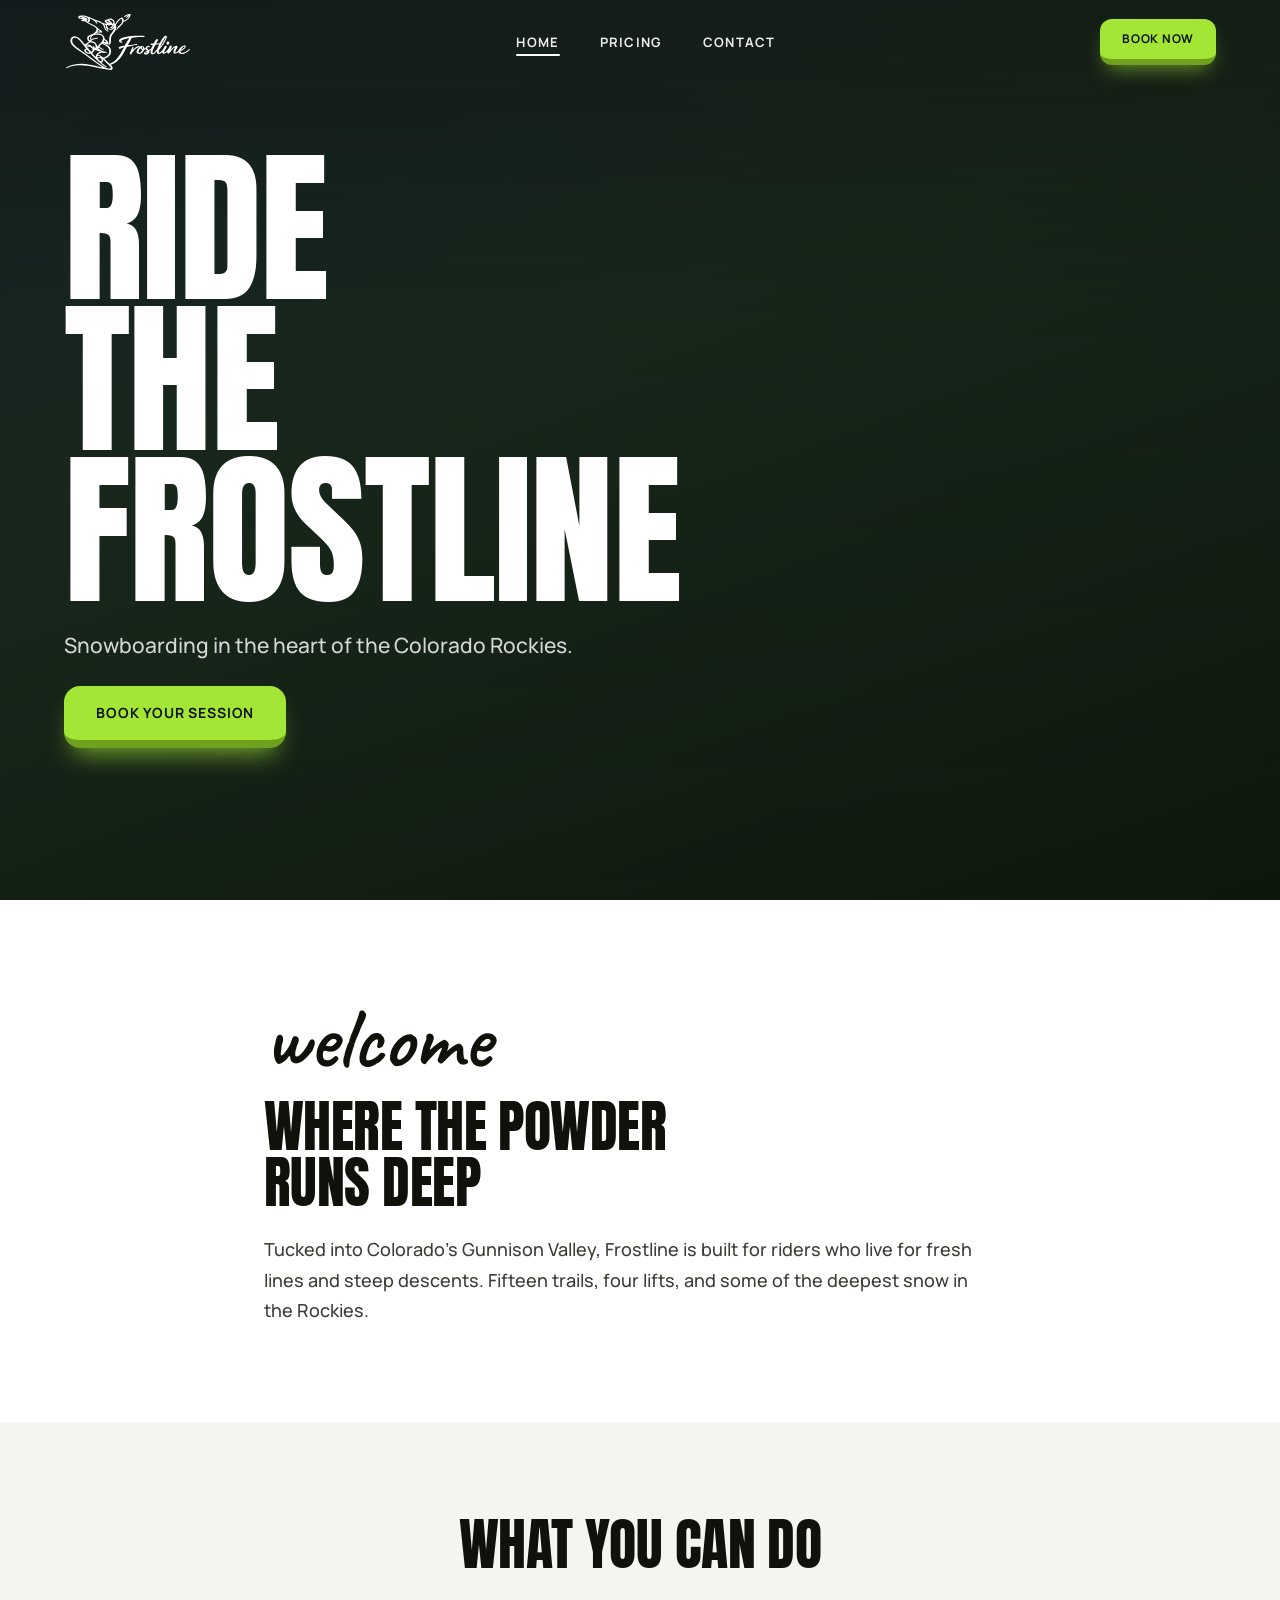
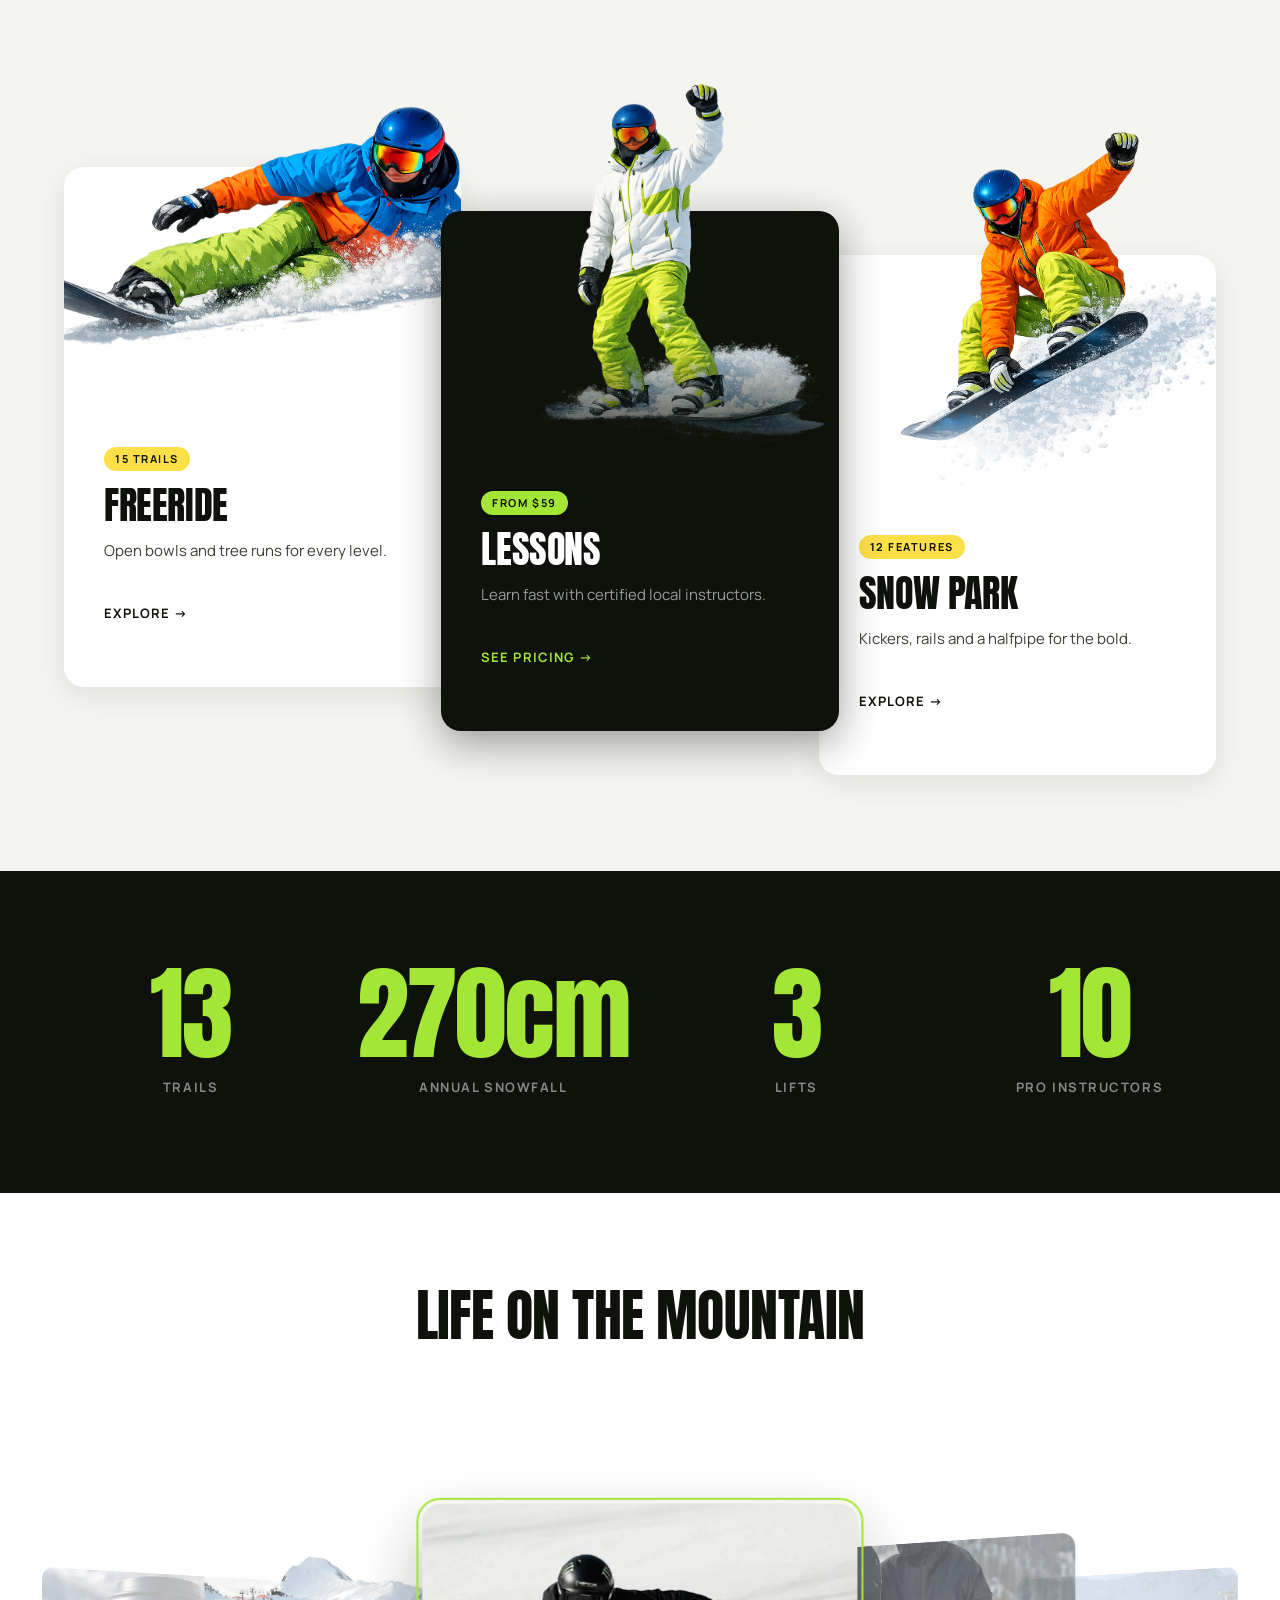
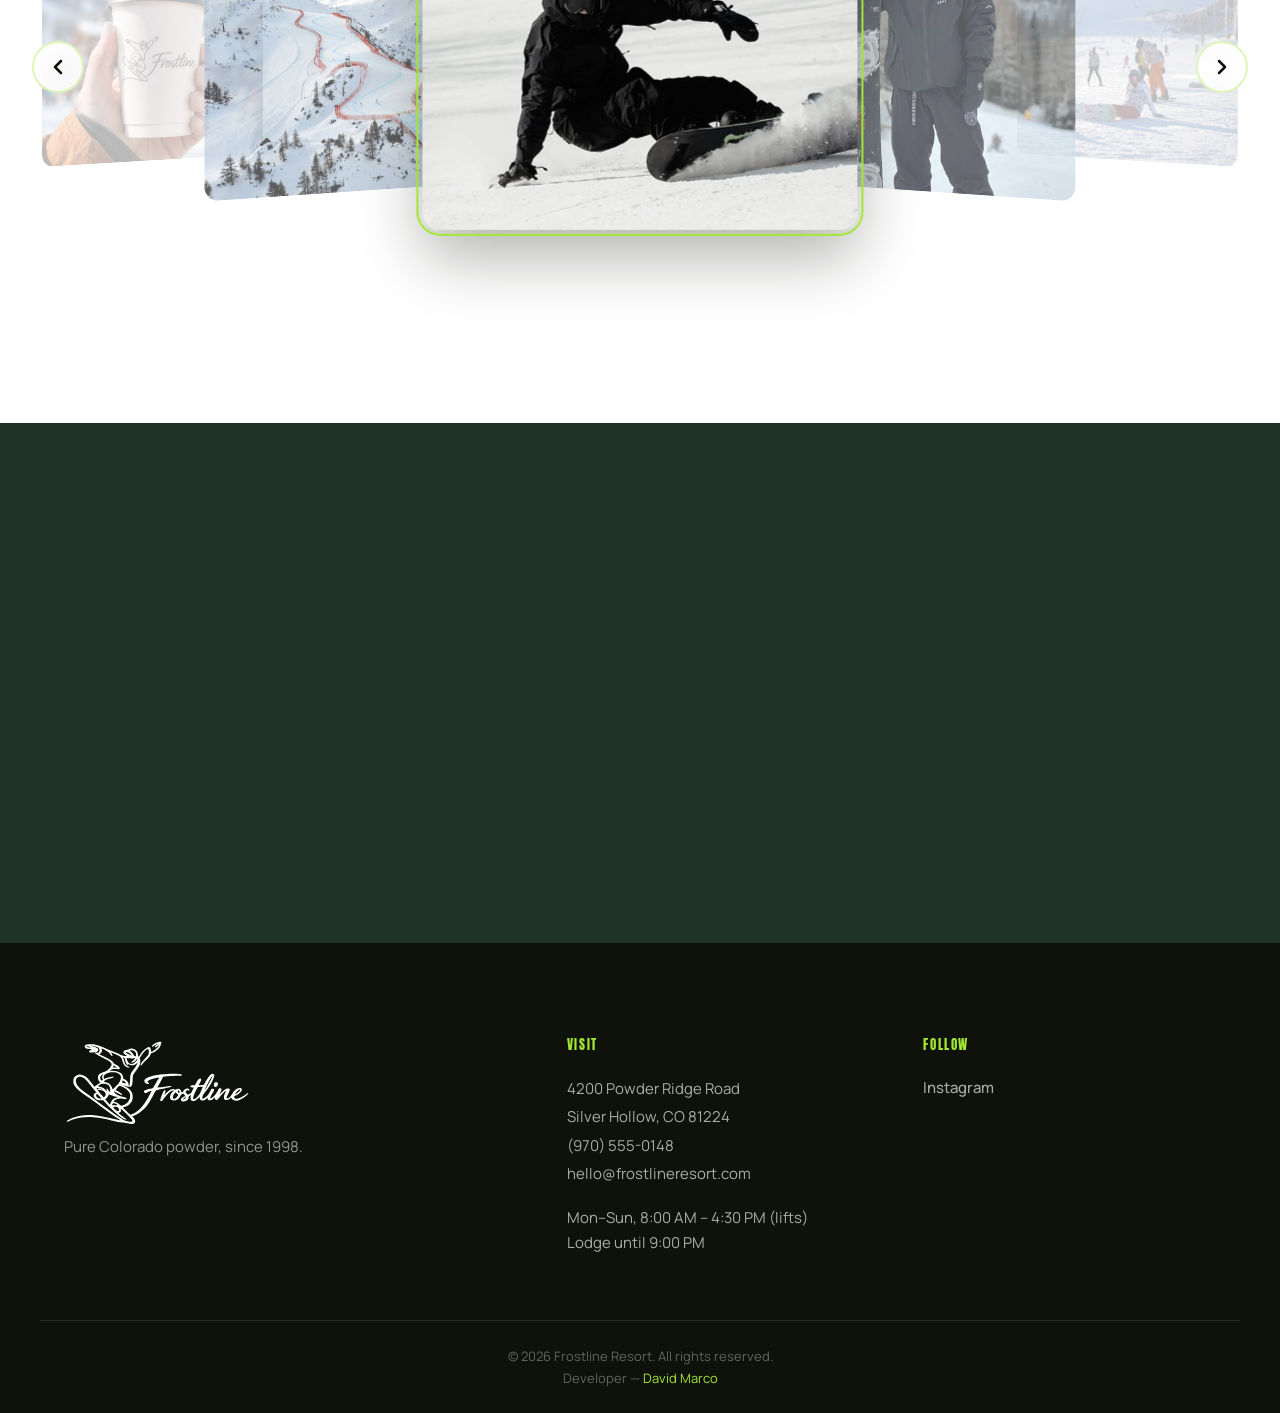
<file: index.html>
<!DOCTYPE html>
<html lang="en">
<head>
  <meta charset="UTF-8">
  <meta name="viewport" content="width=device-width, initial-scale=1.0">
  <title>Frostline Resort — Home</title>
  <meta name="description" content="Snowboarding in the heart of the Colorado Rockies. Fifteen trails, four lifts, the deepest powder in the Rockies.">
  <link rel="preconnect" href="https://fonts.googleapis.com">
  <link rel="preconnect" href="https://fonts.gstatic.com" crossorigin>
  <link href="https://fonts.googleapis.com/css2?family=Anton&family=Caveat:wght@600&family=Manrope:wght@400;500;700&display=swap" rel="stylesheet">
  <link rel="stylesheet" href="css/style.css">
</head>
<body>

  <!-- ── HEADER ─────────────────────────────────────────────── -->
  <header class="site-header site-header--hero" id="site-header">
    <div class="container header__inner">

      <a href="index.html" class="header__logo" aria-label="Frostline Resort — Home">
        <img src="assets/img/logo.svg" alt="Frostline Resort" class="header__logo-img">
      </a>

      <nav class="header__nav" id="nav-menu" aria-label="Main navigation">
        <ul class="nav__list">
          <li><a href="index.html"   class="nav__link active" aria-current="page">Home</a></li>
          <li><a href="pricing.html" class="nav__link">Pricing</a></li>
          <li><a href="contact.html" class="nav__link">Contact</a></li>
        </ul>
        <a href="#" class="btn nav__cta-mobile js-book">Book Now</a>
      </nav>

      <a href="#" class="btn btn--sm header__cta js-book">Book Now</a>

      <button class="burger" id="burger"
              aria-label="Open navigation menu"
              aria-expanded="false"
              aria-controls="nav-menu">
        <span></span>
        <span></span>
        <span></span>
      </button>

    </div>
  </header>

  <!-- ── MAIN ───────────────────────────────────────────────── -->
  <main>

    <!-- ── HERO ───────────────────────────────────────────── -->
    <section class="hero" aria-label="Hero banner">

      <!-- Video background (gradient placeholder until hero.mp4 is added) -->
      <div class="hero__media" aria-hidden="true">
        <video class="hero__video"
               autoplay muted loop playsinline>
          <source src="assets/video/hero.mp4" type="video/mp4">
        </video>
      </div>

      <!-- Dark overlay -->
      <div class="hero__overlay" aria-hidden="true"></div>

      <!-- Content -->
      <div class="hero__content container">
        <h1 class="hero__title">
          <span class="hero__word">Ride</span>
          <span class="hero__word">the</span>
          <span class="hero__word">Frostline</span>
        </h1>
        <p class="hero__sub">Snowboarding in the heart of the Colorado Rockies.</p>
        <a href="#" class="btn hero__btn js-book">Book Your Session</a>
      </div>

      <!-- Dev placeholder hint — remove once hero.mp4 is in place -->
      <p class="hero__hint" aria-hidden="true">
  
      </p>

    </section>

    <!-- ── INTRO ──────────────────────────────────────────── -->
    <section class="section section--white section-intro">
      <div class="container">
        <div class="intro__inner reveal">
          <p class="intro__welcome" aria-label="welcome">
            <span aria-hidden="true">w</span><span aria-hidden="true">e</span><span aria-hidden="true">l</span><span aria-hidden="true">c</span><span aria-hidden="true">o</span><span aria-hidden="true">m</span><span aria-hidden="true">e</span>
          </p>
          <h2>Where the Powder<br>Runs Deep</h2>
          <p class="lead">Tucked into Colorado's Gunnison Valley, Frostline is built for riders who live for fresh lines and steep descents. Fifteen trails, four lifts, and some of the deepest snow in the Rockies.</p>
        </div>
      </div>
    </section>

    <!-- ── ACTIVITIES ──────────────────────────────────────── -->
    <section class="section section--gray activities-v2">
      <div class="container">

        <div class="section-header reveal">
          <h2>What You Can Do</h2>
        </div>

        <div class="activities-deck" id="activities-deck">

          <!-- Card 1: Freeride → contact -->
          <a href="contact.html" class="act-card act-card--light"
             aria-label="Freeride Terrain — get in touch">
            <div class="act-card__rider" aria-hidden="true">
              <img src="assets/img/rider-freeride.png" alt="" loading="lazy">
            </div>
            <div class="act-card__body">
              <span class="act-card__stat">15 Trails</span>
              <h3 class="act-card__title">Freeride</h3>
              <p class="act-card__desc">Open bowls and tree runs for every level.</p>
              <span class="act-card__cta" aria-hidden="true">Explore &rarr;</span>
            </div>
          </a>

          <!-- Card 2: Lessons → pricing (dark) -->
          <a href="pricing.html" class="act-card act-card--dark"
             aria-label="Lessons — see pricing">
            <div class="act-card__rider" aria-hidden="true">
              <img src="assets/img/rider-lessons.png" alt="" loading="lazy">
            </div>
            <div class="act-card__body">
              <span class="act-card__stat">From $59</span>
              <h3 class="act-card__title">Lessons</h3>
              <p class="act-card__desc">Learn fast with certified local instructors.</p>
              <span class="act-card__cta" aria-hidden="true">See Pricing &rarr;</span>
            </div>
          </a>

          <!-- Card 3: Snow Park → contact -->
          <a href="contact.html" class="act-card act-card--light"
             aria-label="Snow Park — get in touch">
            <div class="act-card__rider" aria-hidden="true">
              <img src="assets/img/rider-park.png" alt="" loading="lazy">
            </div>
            <div class="act-card__body">
              <span class="act-card__stat">12 Features</span>
              <h3 class="act-card__title">Snow Park</h3>
              <p class="act-card__desc">Kickers, rails and a halfpipe for the bold.</p>
              <span class="act-card__cta" aria-hidden="true">Explore &rarr;</span>
            </div>
          </a>

        </div>
      </div>
    </section>

    <!-- ── STATS ────────────────────────────────────────────── -->
    <section class="section stats-section section--dark">
      <div class="container">
        <div class="stats-grid">

          <div class="stat reveal">
            <span class="stat__number" data-target="15">15</span>
            <span class="stat__label">Trails</span>
          </div>

          <div class="stat reveal">
            <span class="stat__number" data-target="320" data-suffix="cm">320cm</span>
            <span class="stat__label">Annual Snowfall</span>
          </div>

          <div class="stat reveal">
            <span class="stat__number" data-target="4">4</span>
            <span class="stat__label">Lifts</span>
          </div>

          <div class="stat reveal">
            <span class="stat__number" data-target="12">12</span>
            <span class="stat__label">Pro Instructors</span>
          </div>

        </div>
      </div>
    </section>

    <!-- ── LIFE ON THE MOUNTAIN (Coverflow Slider) ─────────────── -->
    <section class="section section--white coverflow-section" aria-label="Photo gallery">
      <div class="container">
        <div class="section-header reveal">
          <h2>Life on the Mountain</h2>
        </div>
      </div>

      <div class="coverflow" id="coverflow" role="region" aria-label="Mountain photo slider">

        <div class="coverflow__track" id="coverflow-track">

          <div class="coverflow__slide" role="img" aria-label="Wide panorama of snowy mountain peaks">
            <div class="coverflow__inner">
              <img src="assets/img/gallery-01.jpg" alt="Wide panorama of snowy mountain peaks under blue sky" loading="lazy" draggable="false">
            </div>
          </div>

          <div class="coverflow__slide" role="img" aria-label="Snowboarder mid-jump at golden hour">
            <div class="coverflow__inner">
              <img src="assets/img/gallery-02.jpg" alt="Snowboarder mid-jump with snow spray at golden hour" loading="lazy" draggable="false">
            </div>
          </div>

          <div class="coverflow__slide" role="img" aria-label="Cosy ski lodge exterior">
            <div class="coverflow__inner">
              <img src="assets/img/gallery-03.jpg" alt="Cosy wooden ski lodge exterior with snow on the roof and warm lights" loading="lazy" draggable="false">
            </div>
          </div>

          <div class="coverflow__slide" role="img" aria-label="Mountain chairlift over snowy slope">
            <div class="coverflow__inner">
              <img src="assets/img/gallery-04.jpg" alt="Mountain chairlift over a snowy slope" loading="lazy" draggable="false">
            </div>
          </div>

          <div class="coverflow__slide" role="img" aria-label="Snowboard edge cutting through fresh snow">
            <div class="coverflow__inner">
              <img src="assets/img/gallery-05.jpg" alt="Close-up of a snowboard edge cutting through fresh snow" loading="lazy" draggable="false">
            </div>
          </div>

          <div class="coverflow__slide" role="img" aria-label="Lodge café with mountain view">
            <div class="coverflow__inner">
              <img src="assets/img/gallery-06.jpg" alt="Café interior with panoramic window facing snowy mountains" loading="lazy" draggable="false">
            </div>
          </div>

          <div class="coverflow__slide" role="img" aria-label="Snowboarder in forest tree run">
            <div class="coverflow__inner">
              <img src="assets/img/gallery-07.jpg" alt="Snowboarder riding through a forest tree run" loading="lazy" draggable="false">
            </div>
          </div>

          <div class="coverflow__slide" role="img" aria-label="Sunset over snowy ski slopes">
            <div class="coverflow__inner">
              <img src="assets/img/gallery-08.jpg" alt="Sunset over snowy ski slopes in warm orange light" loading="lazy" draggable="false">
            </div>
          </div>

          <div class="coverflow__slide" role="img" aria-label="Group of friends with snowboards">
            <div class="coverflow__inner">
              <img src="assets/img/gallery-09.jpg" alt="Group of friends with snowboards smiling at the top of a slope" loading="lazy" draggable="false">
            </div>
          </div>

          <div class="coverflow__slide" role="img" aria-label="Aerial view of ski trails">
            <div class="coverflow__inner">
              <img src="assets/img/gallery-10.jpg" alt="Aerial view of ski trails carved into a mountain" loading="lazy" draggable="false">
            </div>
          </div>

        </div>

        <button class="coverflow__btn coverflow__btn--prev" id="cf-prev" aria-label="Previous photo">
          <svg width="20" height="20" viewBox="0 0 20 20" fill="none"
               stroke="currentColor" stroke-width="2.5" stroke-linecap="round" stroke-linejoin="round" aria-hidden="true">
            <polyline points="13,4 7,10 13,16"/>
          </svg>
        </button>

        <button class="coverflow__btn coverflow__btn--next" id="cf-next" aria-label="Next photo">
          <svg width="20" height="20" viewBox="0 0 20 20" fill="none"
               stroke="currentColor" stroke-width="2.5" stroke-linecap="round" stroke-linejoin="round" aria-hidden="true">
            <polyline points="7,4 13,10 7,16"/>
          </svg>
        </button>

      </div>
    </section>

    <!-- ── CTA BANNER ──────────────────────────────────────── -->
    <section class="cta-banner" aria-label="Book your session">
      <div class="container cta-banner__content">
        <h2 class="reveal">Ready to Drop In?</h2>
        <a href="#" class="btn reveal js-book">Book Your Session</a>
      </div>
    </section>

  </main>

  <!-- ── FOOTER ─────────────────────────────────────────────── -->
  <footer class="site-footer">
    <div class="container footer__inner">

      <div class="footer__col footer__col--brand">
        <img src="assets/img/logo.svg" alt="Frostline Resort" class="footer__logo-img">
        <p class="footer__tagline">Pure Colorado powder, since 1998.</p>
      </div>

      <div class="footer__col">
        <h4 class="footer__heading">Visit</h4>
        <address>
          4200 Powder Ridge Road<br>
          Silver Hollow, CO 81224<br>
          <a href="tel:+19705550148">(970) 555-0148</a><br>
          <a href="mailto:hello@frostlineresort.com">hello@frostlineresort.com</a>
        </address>
        <p class="footer__hours">Mon–Sun, 8:00 AM – 4:30 PM (lifts)<br>Lodge until 9:00 PM</p>
      </div>

      <div class="footer__col">
        <h4 class="footer__heading">Follow</h4>
        <ul class="footer__social">
          <li><a href="#" aria-label="Frostline on Instagram">Instagram</a></li>
        </ul>
      </div>

    </div>
    <div class="footer__bottom">
      <div class="container">
        <p>© 2026 Frostline Resort. All rights reserved.<br>
          <span class="footer__dev">Developer — <a class="footer__dev-link" href="https://thedavidmarco.com" target="_blank" rel="noopener noreferrer">David Marco</a></span></p>
      </div>
    </div>
  </footer>

  <!-- ── BOOKING MODAL ──────────────────────────────────────────── -->
  <div class="booking-modal" id="booking-modal"
       role="dialog" aria-modal="true" aria-labelledby="booking-modal-title">
    <div class="booking-backdrop" id="booking-backdrop"></div>
    <div class="booking-sheet">

      <button class="booking-close" id="booking-close" aria-label="Close booking form">
        <svg width="18" height="18" viewBox="0 0 18 18" fill="none" stroke="currentColor"
             stroke-width="2.5" stroke-linecap="round" aria-hidden="true">
          <line x1="14" y1="4" x2="4" y2="14"/>
          <line x1="4" y1="4" x2="14" y2="14"/>
        </svg>
      </button>

      <div class="booking-header">
        <span class="label">Reserve Your Spot</span>
        <h2 class="booking-title" id="booking-modal-title">Book Your Session</h2>
      </div>

      <form class="booking-form" id="booking-form" novalidate>

        <div class="booking-row">
          <div class="booking-field">
            <label for="bk-first">First Name</label>
            <input type="text" id="bk-first" name="first_name" placeholder="John"
                   autocomplete="given-name" required>
          </div>
          <div class="booking-field">
            <label for="bk-last">Last Name <span class="booking-label--optional">optional</span></label>
            <input type="text" id="bk-last" name="last_name" placeholder="Doe"
                   autocomplete="family-name">
          </div>
        </div>

        <div class="booking-row">
          <div class="booking-field">
            <label for="bk-date">Date</label>
            <input type="date" id="bk-date" name="date" required>
          </div>
          <div class="booking-field">
            <label for="bk-time">Time</label>
            <select id="bk-time" name="time" required>
              <option value="">Select time…</option>
              <option value="08:00">08:00 AM</option>
              <option value="09:00">09:00 AM</option>
              <option value="10:00">10:00 AM</option>
              <option value="11:00">11:00 AM</option>
              <option value="12:00">12:00 PM</option>
              <option value="13:00">01:00 PM</option>
              <option value="14:00">02:00 PM</option>
              <option value="15:00">03:00 PM</option>
            </select>
          </div>
        </div>

        <div class="booking-field">
          <span class="booking-field__label" id="bk-people-label">Number of People</span>
          <div class="booking-counter" role="group" aria-labelledby="bk-people-label">
            <button type="button" class="booking-counter__btn" id="bk-decrement"
                    aria-label="Fewer people">−</button>
            <span class="booking-counter__value" id="bk-people-val" aria-live="polite">1</span>
            <input type="hidden" name="people" id="bk-people" value="1">
            <button type="button" class="booking-counter__btn" id="bk-increment"
                    aria-label="More people">+</button>
          </div>
        </div>

        <div class="booking-checks">
          <label class="booking-check">
            <input type="checkbox" name="instructor" id="bk-instructor">
            <span class="booking-check__box" aria-hidden="true">
              <svg viewBox="0 0 16 16" fill="none" stroke="currentColor" stroke-width="2.5"
                   stroke-linecap="round" stroke-linejoin="round" aria-hidden="true">
                <polyline points="2,8 6,13 14,3"/>
              </svg>
            </span>
            <span class="booking-check__text">I need an instructor</span>
          </label>
          <label class="booking-check">
            <input type="checkbox" name="equipment" id="bk-equipment">
            <span class="booking-check__box" aria-hidden="true">
              <svg viewBox="0 0 16 16" fill="none" stroke="currentColor" stroke-width="2.5"
                   stroke-linecap="round" stroke-linejoin="round" aria-hidden="true">
                <polyline points="2,8 6,13 14,3"/>
              </svg>
            </span>
            <span class="booking-check__text">Rent equipment</span>
          </label>
        </div>

        <button type="submit" class="btn booking-submit">Confirm Booking</button>

      </form>

      <div class="booking-success" id="booking-success"
           role="status" aria-live="polite" hidden>
        <div class="booking-success__icon" aria-hidden="true">
          <svg viewBox="0 0 48 48" fill="none" stroke="currentColor" stroke-width="3"
               stroke-linecap="round" stroke-linejoin="round">
            <circle cx="24" cy="24" r="21"/>
            <polyline points="12,24 20,33 36,15"/>
          </svg>
        </div>
        <h3 class="booking-success__title">Booking Received!</h3>
        <p class="booking-success__msg">We'll be in touch shortly to confirm your session.</p>
      </div>

    </div>
  </div>

  <script src="js/script.js"></script>
</body>
</html>
</file>
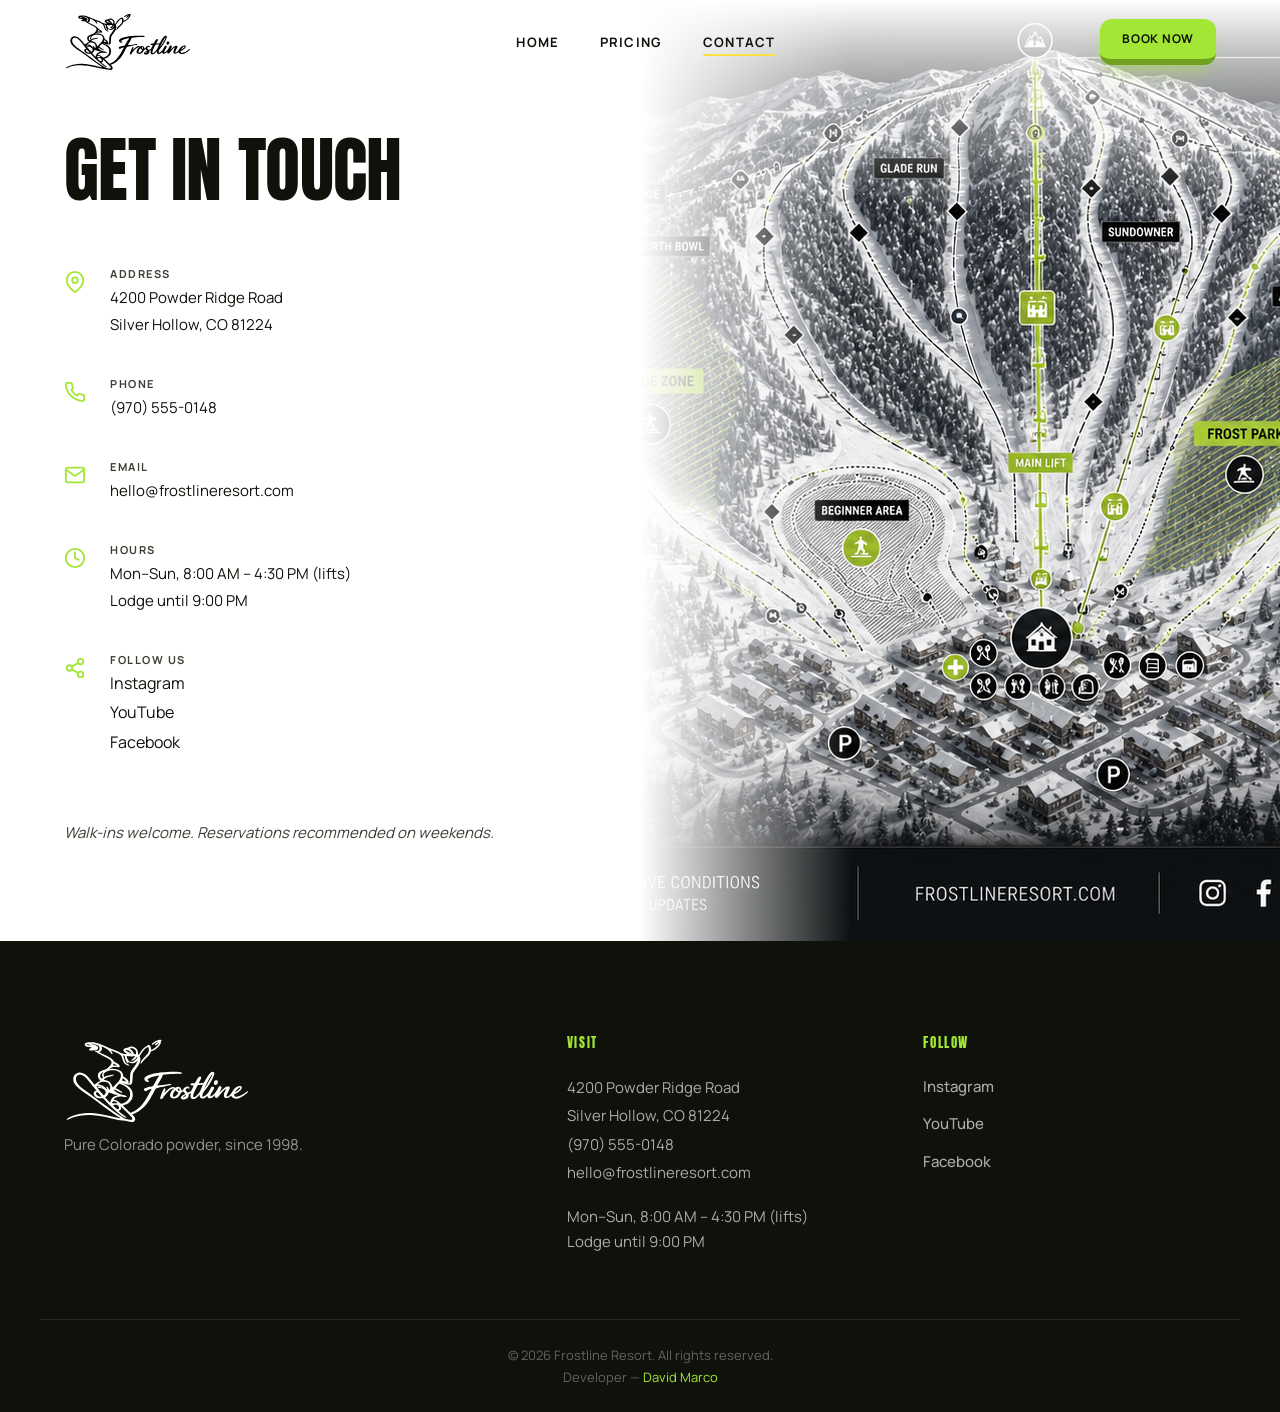
<file: contact.html>
<!DOCTYPE html>
<html lang="en">
<head>
  <meta charset="UTF-8">
  <meta name="viewport" content="width=device-width, initial-scale=1.0">
  <title>Frostline Resort — Contact</title>
  <meta name="description" content="Find Frostline Resort in Silver Hollow, CO. Address, phone, hours, and directions.">
  <link rel="preconnect" href="https://fonts.googleapis.com">
  <link rel="preconnect" href="https://fonts.gstatic.com" crossorigin>
  <link href="https://fonts.googleapis.com/css2?family=Anton&family=Manrope:wght@400;500;700&display=swap" rel="stylesheet">
  <link rel="stylesheet" href="css/style.css">
</head>
<body>

  <!-- ── HEADER ─────────────────────────────────────────────── -->
  <header class="site-header" id="site-header">
    <div class="container header__inner">

      <a href="index.html" class="header__logo" aria-label="Frostline Resort — Home">
        <img src="assets/img/logo.svg" alt="Frostline Resort" class="header__logo-img">
      </a>

      <nav class="header__nav" id="nav-menu" aria-label="Main navigation">
        <ul class="nav__list">
          <li><a href="index.html"   class="nav__link">Home</a></li>
          <li><a href="pricing.html" class="nav__link">Pricing</a></li>
          <li><a href="contact.html" class="nav__link active" aria-current="page">Contact</a></li>
        </ul>
        <a href="#" class="btn nav__cta-mobile js-book">Book Now</a>
      </nav>

      <a href="#" class="btn btn--sm header__cta js-book">Book Now</a>

      <button class="burger" id="burger"
              aria-label="Open navigation menu"
              aria-expanded="false"
              aria-controls="nav-menu">
        <span></span>
        <span></span>
        <span></span>
      </button>

    </div>
  </header>

  <!-- ── MAIN ───────────────────────────────────────────────── -->
  <main>

    <!-- ── CONTACT SECTION ──────────────────────────────────── -->
    <section class="section section--white contact-section">
      <div class="container">

        <h1 class="contact-heading reveal">Get in Touch</h1>

        <div class="contact-info">

          <div class="contact-item reveal">
            <svg class="contact-item__icon" viewBox="0 0 24 24" fill="none"
                 stroke="currentColor" stroke-width="2" stroke-linecap="round"
                 stroke-linejoin="round" aria-hidden="true">
              <path d="M21 10c0 7-9 13-9 13s-9-6-9-13a9 9 0 0 1 18 0z"/>
              <circle cx="12" cy="10" r="3"/>
            </svg>
            <div class="contact-item__text">
              <h4>Address</h4>
              <address>
                4200 Powder Ridge Road<br>
                Silver Hollow, CO 81224
              </address>
            </div>
          </div>

          <div class="contact-item reveal">
            <svg class="contact-item__icon" viewBox="0 0 24 24" fill="none"
                 stroke="currentColor" stroke-width="2" stroke-linecap="round"
                 stroke-linejoin="round" aria-hidden="true">
              <path d="M22 16.92v3a2 2 0 0 1-2.18 2 19.79 19.79 0 0 1-8.63-3.07A19.5 19.5 0 0 1 4.93 13a19.79 19.79 0 0 1-3.07-8.67A2 2 0 0 1 3.88 2h3a2 2 0 0 1 2 1.72c.127.96.361 1.903.7 2.81a2 2 0 0 1-.45 2.11L8.09 9.91a16 16 0 0 0 6 6l1.27-1.27a2 2 0 0 1 2.11-.45c.907.339 1.85.573 2.81.7A2 2 0 0 1 22 16.92z"/>
            </svg>
            <div class="contact-item__text">
              <h4>Phone</h4>
              <p><a href="tel:+19705550148">(970) 555-0148</a></p>
            </div>
          </div>

          <div class="contact-item reveal">
            <svg class="contact-item__icon" viewBox="0 0 24 24" fill="none"
                 stroke="currentColor" stroke-width="2" stroke-linecap="round"
                 stroke-linejoin="round" aria-hidden="true">
              <path d="M4 4h16c1.1 0 2 .9 2 2v12c0 1.1-.9 2-2 2H4c-1.1 0-2-.9-2-2V6c0-1.1.9-2 2-2z"/>
              <polyline points="22,6 12,13 2,6"/>
            </svg>
            <div class="contact-item__text">
              <h4>Email</h4>
              <p><a href="mailto:hello@frostlineresort.com">hello@frostlineresort.com</a></p>
            </div>
          </div>

          <div class="contact-item reveal">
            <svg class="contact-item__icon" viewBox="0 0 24 24" fill="none"
                 stroke="currentColor" stroke-width="2" stroke-linecap="round"
                 stroke-linejoin="round" aria-hidden="true">
              <circle cx="12" cy="12" r="10"/>
              <polyline points="12,6 12,12 16,14"/>
            </svg>
            <div class="contact-item__text">
              <h4>Hours</h4>
              <p>Mon–Sun, 8:00 AM – 4:30 PM (lifts)<br>Lodge until 9:00 PM</p>
            </div>
          </div>

          <div class="contact-item reveal">
            <svg class="contact-item__icon" viewBox="0 0 24 24" fill="none"
                 stroke="currentColor" stroke-width="2" stroke-linecap="round"
                 stroke-linejoin="round" aria-hidden="true">
              <circle cx="18" cy="5" r="3"/>
              <circle cx="6" cy="12" r="3"/>
              <circle cx="18" cy="19" r="3"/>
              <line x1="8.59" y1="13.51" x2="15.42" y2="17.49"/>
              <line x1="15.41" y1="6.51" x2="8.59" y2="10.49"/>
            </svg>
            <div class="contact-item__text">
              <h4>Follow Us</h4>
              <div class="contact-social">
                <a href="#" aria-label="Frostline on Instagram">Instagram</a>
                <a href="#" aria-label="Frostline on YouTube">YouTube</a>
                <a href="#" aria-label="Frostline on Facebook">Facebook</a>
              </div>
            </div>
          </div>

        </div>

        <p class="contact-note reveal">
          Walk-ins welcome. Reservations recommended on weekends.
        </p>

      </div>

      <div class="contact-photo" aria-hidden="true">
        <img src="assets/img/contact-photo.jpg" alt="" loading="lazy">
      </div>

    </section>

  </main>

  <!-- ── FOOTER ─────────────────────────────────────────────── -->
  <footer class="site-footer">
    <div class="container footer__inner">

      <div class="footer__col footer__col--brand">
        <img src="assets/img/logo.svg" alt="Frostline Resort" class="footer__logo-img">
        <p class="footer__tagline">Pure Colorado powder, since 1998.</p>
      </div>

      <div class="footer__col">
        <h4 class="footer__heading">Visit</h4>
        <address>
          4200 Powder Ridge Road<br>
          Silver Hollow, CO 81224<br>
          <a href="tel:+19705550148">(970) 555-0148</a><br>
          <a href="mailto:hello@frostlineresort.com">hello@frostlineresort.com</a>
        </address>
        <p class="footer__hours">Mon–Sun, 8:00 AM – 4:30 PM (lifts)<br>Lodge until 9:00 PM</p>
      </div>

      <div class="footer__col">
        <h4 class="footer__heading">Follow</h4>
        <ul class="footer__social">
          <li><a href="#" aria-label="Frostline on Instagram">Instagram</a></li>
          <li><a href="#" aria-label="Frostline on YouTube">YouTube</a></li>
          <li><a href="#" aria-label="Frostline on Facebook">Facebook</a></li>
        </ul>
      </div>

    </div>
    <div class="footer__bottom">
      <div class="container">
        <p>© 2026 Frostline Resort. All rights reserved.<br>
          <span class="footer__dev">Developer — <a class="footer__dev-link" href="https://thedavidmarco.com" target="_blank" rel="noopener noreferrer">David Marco</a></span></p>
      </div>
    </div>
  </footer>

  <!-- ── BOOKING MODAL ──────────────────────────────────────────── -->
  <div class="booking-modal" id="booking-modal"
       role="dialog" aria-modal="true" aria-labelledby="booking-modal-title">
    <div class="booking-backdrop" id="booking-backdrop"></div>
    <div class="booking-sheet">

      <button class="booking-close" id="booking-close" aria-label="Close booking form">
        <svg width="18" height="18" viewBox="0 0 18 18" fill="none" stroke="currentColor"
             stroke-width="2.5" stroke-linecap="round" aria-hidden="true">
          <line x1="14" y1="4" x2="4" y2="14"/>
          <line x1="4" y1="4" x2="14" y2="14"/>
        </svg>
      </button>

      <div class="booking-header">
        <span class="label">Reserve Your Spot</span>
        <h2 class="booking-title" id="booking-modal-title">Book Your Session</h2>
      </div>

      <form class="booking-form" id="booking-form" novalidate>

        <div class="booking-row">
          <div class="booking-field">
            <label for="bk-first">First Name</label>
            <input type="text" id="bk-first" name="first_name" placeholder="John"
                   autocomplete="given-name" required>
          </div>
          <div class="booking-field">
            <label for="bk-last">Last Name <span class="booking-label--optional">optional</span></label>
            <input type="text" id="bk-last" name="last_name" placeholder="Doe"
                   autocomplete="family-name">
          </div>
        </div>

        <div class="booking-row">
          <div class="booking-field">
            <label for="bk-date">Date</label>
            <input type="date" id="bk-date" name="date" required>
          </div>
          <div class="booking-field">
            <label for="bk-time">Time</label>
            <select id="bk-time" name="time" required>
              <option value="">Select time…</option>
              <option value="08:00">08:00 AM</option>
              <option value="09:00">09:00 AM</option>
              <option value="10:00">10:00 AM</option>
              <option value="11:00">11:00 AM</option>
              <option value="12:00">12:00 PM</option>
              <option value="13:00">01:00 PM</option>
              <option value="14:00">02:00 PM</option>
              <option value="15:00">03:00 PM</option>
            </select>
          </div>
        </div>

        <div class="booking-field">
          <span class="booking-field__label" id="bk-people-label">Number of People</span>
          <div class="booking-counter" role="group" aria-labelledby="bk-people-label">
            <button type="button" class="booking-counter__btn" id="bk-decrement"
                    aria-label="Fewer people">−</button>
            <span class="booking-counter__value" id="bk-people-val" aria-live="polite">1</span>
            <input type="hidden" name="people" id="bk-people" value="1">
            <button type="button" class="booking-counter__btn" id="bk-increment"
                    aria-label="More people">+</button>
          </div>
        </div>

        <div class="booking-checks">
          <label class="booking-check">
            <input type="checkbox" name="instructor" id="bk-instructor">
            <span class="booking-check__box" aria-hidden="true">
              <svg viewBox="0 0 16 16" fill="none" stroke="currentColor" stroke-width="2.5"
                   stroke-linecap="round" stroke-linejoin="round" aria-hidden="true">
                <polyline points="2,8 6,13 14,3"/>
              </svg>
            </span>
            <span class="booking-check__text">I need an instructor</span>
          </label>
          <label class="booking-check">
            <input type="checkbox" name="equipment" id="bk-equipment">
            <span class="booking-check__box" aria-hidden="true">
              <svg viewBox="0 0 16 16" fill="none" stroke="currentColor" stroke-width="2.5"
                   stroke-linecap="round" stroke-linejoin="round" aria-hidden="true">
                <polyline points="2,8 6,13 14,3"/>
              </svg>
            </span>
            <span class="booking-check__text">Rent equipment</span>
          </label>
        </div>

        <button type="submit" class="btn booking-submit">Confirm Booking</button>

      </form>

      <div class="booking-success" id="booking-success"
           role="status" aria-live="polite" hidden>
        <div class="booking-success__icon" aria-hidden="true">
          <svg viewBox="0 0 48 48" fill="none" stroke="currentColor" stroke-width="3"
               stroke-linecap="round" stroke-linejoin="round">
            <circle cx="24" cy="24" r="21"/>
            <polyline points="12,24 20,33 36,15"/>
          </svg>
        </div>
        <h3 class="booking-success__title">Booking Received!</h3>
        <p class="booking-success__msg">We'll be in touch shortly to confirm your session.</p>
      </div>

    </div>
  </div>

  <script src="js/script.js"></script>
</body>
</html>
</file>
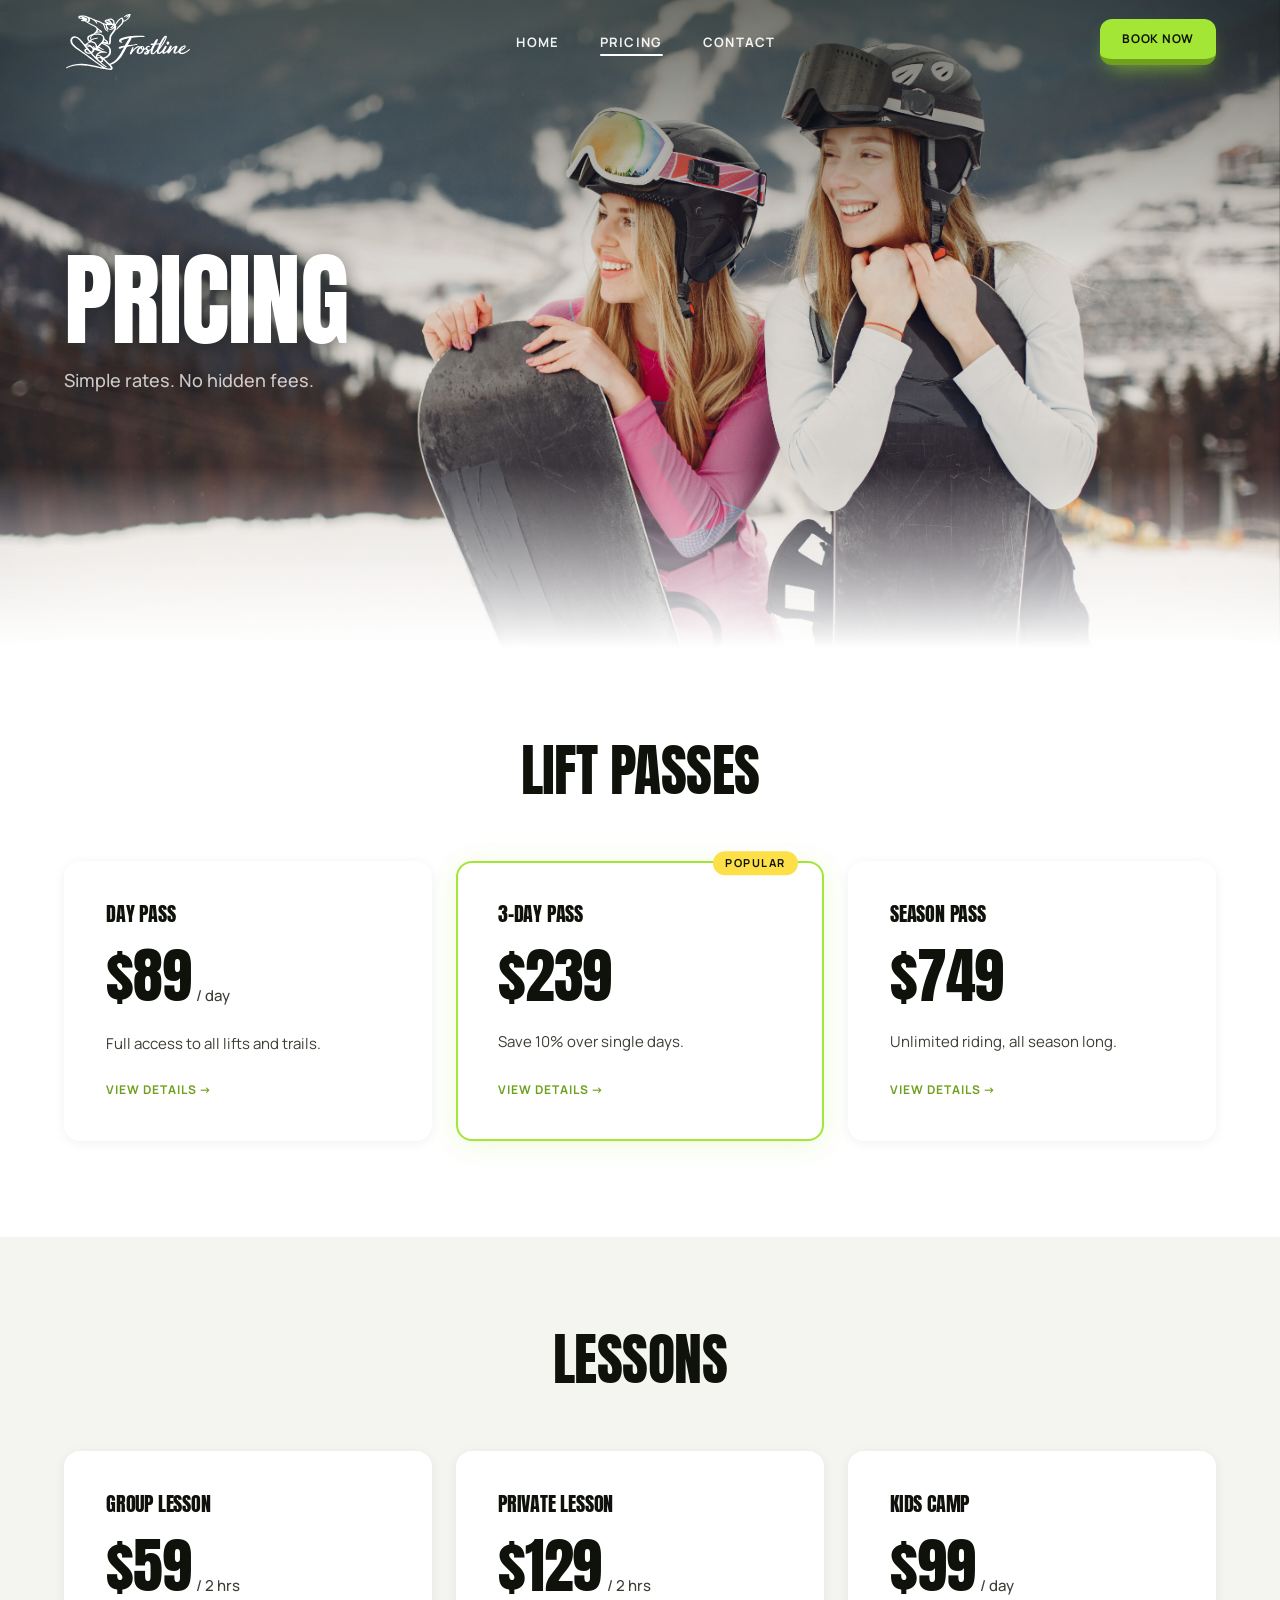
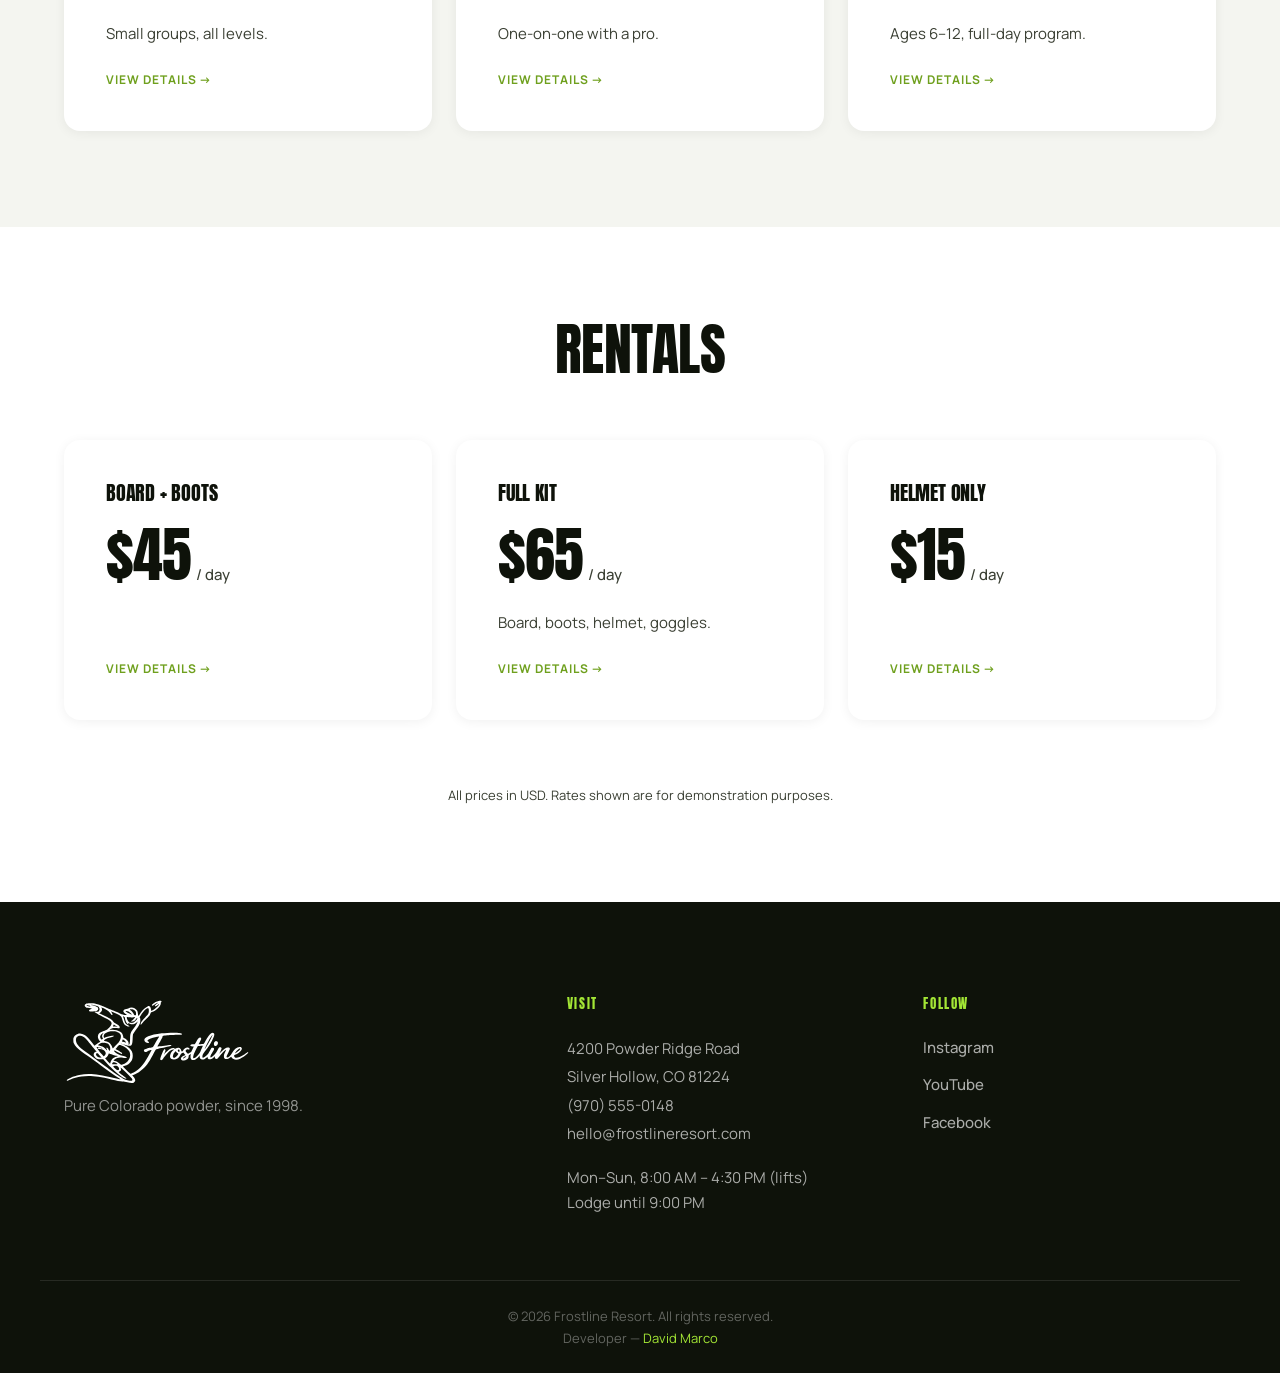
<file: pricing.html>
<!DOCTYPE html>
<html lang="en">
<head>
  <meta charset="UTF-8">
  <meta name="viewport" content="width=device-width, initial-scale=1.0">
  <title>Frostline Resort — Pricing</title>
  <meta name="description" content="Simple lift pass, lesson, and rental rates at Frostline Resort. No hidden fees.">
  <link rel="preconnect" href="https://fonts.googleapis.com">
  <link rel="preconnect" href="https://fonts.gstatic.com" crossorigin>
  <link href="https://fonts.googleapis.com/css2?family=Anton&family=Manrope:wght@400;500;700&display=swap" rel="stylesheet">
  <link rel="stylesheet" href="css/style.css">
</head>
<body>

  <!-- ── HEADER ─────────────────────────────────────────────── -->
  <header class="site-header site-header--hero" id="site-header">
    <div class="container header__inner">

      <a href="index.html" class="header__logo" aria-label="Frostline Resort — Home">
        <img src="assets/img/logo.svg" alt="Frostline Resort" class="header__logo-img">
      </a>

      <nav class="header__nav" id="nav-menu" aria-label="Main navigation">
        <ul class="nav__list">
          <li><a href="index.html"   class="nav__link">Home</a></li>
          <li><a href="pricing.html" class="nav__link active" aria-current="page">Pricing</a></li>
          <li><a href="contact.html" class="nav__link">Contact</a></li>
        </ul>
        <a href="#" class="btn nav__cta-mobile js-book">Book Now</a>
      </nav>

      <a href="#" class="btn btn--sm header__cta js-book">Book Now</a>

      <button class="burger" id="burger"
              aria-label="Open navigation menu"
              aria-expanded="false"
              aria-controls="nav-menu">
        <span></span>
        <span></span>
        <span></span>
      </button>

    </div>
  </header>

  <!-- ── MAIN ───────────────────────────────────────────────── -->
  <main>

    <!-- ── PAGE BANNER ──────────────────────────────────────── -->
    <section class="page-banner page-banner--gallery" aria-label="Pricing page header">
      <div class="page-banner__media" aria-hidden="true">
        <img class="page-banner__bg" src="assets/img/pricing-banner.jpg"
             alt="" aria-hidden="true" loading="eager">
      </div>
      <div class="page-banner__overlay" aria-hidden="true"></div>
      <div class="page-banner__fade" aria-hidden="true"></div>
      <div class="container page-banner__content">
        <h1 class="reveal">Pricing</h1>
        <p class="page-banner__sub reveal">Simple rates. No hidden fees.</p>
      </div>
    </section>

    <!-- ── LIFT PASSES ──────────────────────────────────────── -->
    <section class="section section--white pricing-section">
      <div class="container">
        <div class="section-header reveal">
          <h2>Lift Passes</h2>
        </div>
        <div class="grid grid--3">

          <div class="price-card reveal" data-plan="day-pass"
               role="button" tabindex="0" aria-label="View Day Pass details">
            <h3>Day Pass</h3>
            <div class="price-card__price-row">
              <span class="price-card__amount">$89</span>
              <span class="price-card__period">/ day</span>
            </div>
            <p class="price-card__desc">Full access to all lifts and trails.</p>
            <span class="price-card__cta" aria-hidden="true">View details <span>→</span></span>
          </div>

          <div class="price-card price-card--popular reveal" data-plan="three-day"
               role="button" tabindex="0" aria-label="View 3-Day Pass details">
            <span class="price-card__badge">Popular</span>
            <h3>3-Day Pass</h3>
            <div class="price-card__price-row">
              <span class="price-card__amount">$239</span>
            </div>
            <p class="price-card__desc">Save 10% over single days.</p>
            <span class="price-card__cta" aria-hidden="true">View details <span>→</span></span>
          </div>

          <div class="price-card reveal" data-plan="season"
               role="button" tabindex="0" aria-label="View Season Pass details">
            <h3>Season Pass</h3>
            <div class="price-card__price-row">
              <span class="price-card__amount">$749</span>
            </div>
            <p class="price-card__desc">Unlimited riding, all season long.</p>
            <span class="price-card__cta" aria-hidden="true">View details <span>→</span></span>
          </div>

        </div>
      </div>
    </section>

    <!-- ── LESSONS ──────────────────────────────────────────── -->
    <section class="section section--gray pricing-section">
      <div class="container">
        <div class="section-header reveal">
          <h2>Lessons</h2>
        </div>
        <div class="grid grid--3">

          <div class="price-card reveal" data-plan="group-lesson"
               role="button" tabindex="0" aria-label="View Group Lesson details">
            <h3>Group Lesson</h3>
            <div class="price-card__price-row">
              <span class="price-card__amount">$59</span>
              <span class="price-card__period">/ 2 hrs</span>
            </div>
            <p class="price-card__desc">Small groups, all levels.</p>
            <span class="price-card__cta" aria-hidden="true">View details <span>→</span></span>
          </div>

          <div class="price-card reveal" data-plan="private-lesson"
               role="button" tabindex="0" aria-label="View Private Lesson details">
            <h3>Private Lesson</h3>
            <div class="price-card__price-row">
              <span class="price-card__amount">$129</span>
              <span class="price-card__period">/ 2 hrs</span>
            </div>
            <p class="price-card__desc">One-on-one with a pro.</p>
            <span class="price-card__cta" aria-hidden="true">View details <span>→</span></span>
          </div>

          <div class="price-card reveal" data-plan="kids-camp"
               role="button" tabindex="0" aria-label="View Kids Camp details">
            <h3>Kids Camp</h3>
            <div class="price-card__price-row">
              <span class="price-card__amount">$99</span>
              <span class="price-card__period">/ day</span>
            </div>
            <p class="price-card__desc">Ages 6–12, full-day program.</p>
            <span class="price-card__cta" aria-hidden="true">View details <span>→</span></span>
          </div>

        </div>
      </div>
    </section>

    <!-- ── RENTALS ───────────────────────────────────────────── -->
    <section class="section section--white pricing-section">
      <div class="container">
        <div class="section-header reveal">
          <h2>Rentals</h2>
        </div>
        <div class="grid grid--3">

          <div class="price-card reveal" data-plan="board-boots"
               role="button" tabindex="0" aria-label="View Board + Boots rental details">
            <h3>Board + Boots</h3>
            <div class="price-card__price-row">
              <span class="price-card__amount">$45</span>
              <span class="price-card__period">/ day</span>
            </div>
            <span class="price-card__cta" aria-hidden="true">View details <span>→</span></span>
          </div>

          <div class="price-card reveal" data-plan="full-kit"
               role="button" tabindex="0" aria-label="View Full Kit rental details">
            <h3>Full Kit</h3>
            <div class="price-card__price-row">
              <span class="price-card__amount">$65</span>
              <span class="price-card__period">/ day</span>
            </div>
            <p class="price-card__desc">Board, boots, helmet, goggles.</p>
            <span class="price-card__cta" aria-hidden="true">View details <span>→</span></span>
          </div>

          <div class="price-card reveal" data-plan="helmet"
               role="button" tabindex="0" aria-label="View Helmet Only rental details">
            <h3>Helmet Only</h3>
            <div class="price-card__price-row">
              <span class="price-card__amount">$15</span>
              <span class="price-card__period">/ day</span>
            </div>
            <span class="price-card__cta" aria-hidden="true">View details <span>→</span></span>
          </div>

        </div>

        <p class="pricing-disclaimer reveal">
          All prices in USD. Rates shown are for demonstration purposes.
        </p>

      </div>
    </section>

  </main>

  <!-- ── FOOTER ─────────────────────────────────────────────── -->
  <footer class="site-footer">
    <div class="container footer__inner">

      <div class="footer__col footer__col--brand">
        <img src="assets/img/logo.svg" alt="Frostline Resort" class="footer__logo-img">
        <p class="footer__tagline">Pure Colorado powder, since 1998.</p>
      </div>

      <div class="footer__col">
        <h4 class="footer__heading">Visit</h4>
        <address>
          4200 Powder Ridge Road<br>
          Silver Hollow, CO 81224<br>
          <a href="tel:+19705550148">(970) 555-0148</a><br>
          <a href="mailto:hello@frostlineresort.com">hello@frostlineresort.com</a>
        </address>
        <p class="footer__hours">Mon–Sun, 8:00 AM – 4:30 PM (lifts)<br>Lodge until 9:00 PM</p>
      </div>

      <div class="footer__col">
        <h4 class="footer__heading">Follow</h4>
        <ul class="footer__social">
          <li><a href="#" aria-label="Frostline on Instagram">Instagram</a></li>
          <li><a href="#" aria-label="Frostline on YouTube">YouTube</a></li>
          <li><a href="#" aria-label="Frostline on Facebook">Facebook</a></li>
        </ul>
      </div>

    </div>
    <div class="footer__bottom">
      <div class="container">
        <p>© 2026 Frostline Resort. All rights reserved.<br>
          <span class="footer__dev">Developer — <a class="footer__dev-link" href="https://thedavidmarco.com" target="_blank" rel="noopener noreferrer">David Marco</a></span></p>
      </div>
    </div>
  </footer>

  <!-- ── PLAN DETAIL MODAL ─────────────────────────────────────── -->
  <div class="plan-modal" id="plan-modal"
       role="dialog" aria-modal="true" aria-labelledby="plan-modal-title">
    <div class="plan-backdrop" id="plan-backdrop"></div>
    <div class="plan-sheet">

      <button class="plan-close" id="plan-close" aria-label="Close plan details">
        <svg width="18" height="18" viewBox="0 0 18 18" fill="none" stroke="currentColor"
             stroke-width="2.5" stroke-linecap="round" aria-hidden="true">
          <line x1="14" y1="4" x2="4" y2="14"/>
          <line x1="4" y1="4" x2="14" y2="14"/>
        </svg>
      </button>

      <div class="plan-hero">
        <span class="label" id="plan-tag"></span>
        <h2 class="plan-title" id="plan-modal-title"></h2>
        <div class="plan-price-row">
          <span class="plan-price__amount" id="plan-amount"></span>
          <span class="plan-price__period" id="plan-period"></span>
        </div>
      </div>

      <hr class="plan-divider" aria-hidden="true">

      <p class="plan-desc" id="plan-desc"></p>

      <div class="plan-section">
        <p class="plan-section__label">Includes</p>
        <ul class="plan-list" id="plan-includes"></ul>
      </div>

      <div class="plan-meta" id="plan-meta"></div>

      <button class="btn plan-book" id="plan-book">Book Now</button>

    </div>
  </div>

  <!-- ── BOOKING MODAL ──────────────────────────────────────────── -->
  <div class="booking-modal" id="booking-modal"
       role="dialog" aria-modal="true" aria-labelledby="booking-modal-title">
    <div class="booking-backdrop" id="booking-backdrop"></div>
    <div class="booking-sheet">

      <button class="booking-close" id="booking-close" aria-label="Close booking form">
        <svg width="18" height="18" viewBox="0 0 18 18" fill="none" stroke="currentColor"
             stroke-width="2.5" stroke-linecap="round" aria-hidden="true">
          <line x1="14" y1="4" x2="4" y2="14"/>
          <line x1="4" y1="4" x2="14" y2="14"/>
        </svg>
      </button>

      <div class="booking-header">
        <span class="label">Reserve Your Spot</span>
        <h2 class="booking-title" id="booking-modal-title">Book Your Session</h2>
      </div>

      <form class="booking-form" id="booking-form" novalidate>

        <div class="booking-row">
          <div class="booking-field">
            <label for="bk-first">First Name</label>
            <input type="text" id="bk-first" name="first_name" placeholder="John"
                   autocomplete="given-name" required>
          </div>
          <div class="booking-field">
            <label for="bk-last">Last Name <span class="booking-label--optional">optional</span></label>
            <input type="text" id="bk-last" name="last_name" placeholder="Doe"
                   autocomplete="family-name">
          </div>
        </div>

        <div class="booking-row">
          <div class="booking-field">
            <label for="bk-date">Date</label>
            <input type="date" id="bk-date" name="date" required>
          </div>
          <div class="booking-field">
            <label for="bk-time">Time</label>
            <select id="bk-time" name="time" required>
              <option value="">Select time…</option>
              <option value="08:00">08:00 AM</option>
              <option value="09:00">09:00 AM</option>
              <option value="10:00">10:00 AM</option>
              <option value="11:00">11:00 AM</option>
              <option value="12:00">12:00 PM</option>
              <option value="13:00">01:00 PM</option>
              <option value="14:00">02:00 PM</option>
              <option value="15:00">03:00 PM</option>
            </select>
          </div>
        </div>

        <div class="booking-field">
          <span class="booking-field__label" id="bk-people-label">Number of People</span>
          <div class="booking-counter" role="group" aria-labelledby="bk-people-label">
            <button type="button" class="booking-counter__btn" id="bk-decrement"
                    aria-label="Fewer people">−</button>
            <span class="booking-counter__value" id="bk-people-val" aria-live="polite">1</span>
            <input type="hidden" name="people" id="bk-people" value="1">
            <button type="button" class="booking-counter__btn" id="bk-increment"
                    aria-label="More people">+</button>
          </div>
        </div>

        <div class="booking-checks">
          <label class="booking-check">
            <input type="checkbox" name="instructor" id="bk-instructor">
            <span class="booking-check__box" aria-hidden="true">
              <svg viewBox="0 0 16 16" fill="none" stroke="currentColor" stroke-width="2.5"
                   stroke-linecap="round" stroke-linejoin="round" aria-hidden="true">
                <polyline points="2,8 6,13 14,3"/>
              </svg>
            </span>
            <span class="booking-check__text">I need an instructor</span>
          </label>
          <label class="booking-check">
            <input type="checkbox" name="equipment" id="bk-equipment">
            <span class="booking-check__box" aria-hidden="true">
              <svg viewBox="0 0 16 16" fill="none" stroke="currentColor" stroke-width="2.5"
                   stroke-linecap="round" stroke-linejoin="round" aria-hidden="true">
                <polyline points="2,8 6,13 14,3"/>
              </svg>
            </span>
            <span class="booking-check__text">Rent equipment</span>
          </label>
        </div>

        <button type="submit" class="btn booking-submit">Confirm Booking</button>

      </form>

      <div class="booking-success" id="booking-success"
           role="status" aria-live="polite" hidden>
        <div class="booking-success__icon" aria-hidden="true">
          <svg viewBox="0 0 48 48" fill="none" stroke="currentColor" stroke-width="3"
               stroke-linecap="round" stroke-linejoin="round">
            <circle cx="24" cy="24" r="21"/>
            <polyline points="12,24 20,33 36,15"/>
          </svg>
        </div>
        <h3 class="booking-success__title">Booking Received!</h3>
        <p class="booking-success__msg">We'll be in touch shortly to confirm your session.</p>
      </div>

    </div>
  </div>

  <script src="js/script.js"></script>
</body>
</html>
</file>
<file: css/style.css>
/* ============================================================
   FROSTLINE RESORT — style.css
   ============================================================ */


/* ── 1. CSS Custom Properties ─────────────────────────────── */

:root {
  /* Colours */
  --white:     #FFFFFF;
  --lime:      #A3E635;
  --lime-deep: #6FA01E;
  --lemon:     #FDE047;
  --ink:       #0E120A;
  --ink-soft:  #3A3F33;
  --gray-bg:   #F4F5F0;

  /* Typography */
  --font-heading: 'Anton', sans-serif;
  --font-body:    'Manrope', sans-serif;

  /* Spacing scale */
  --space-xs:  0.5rem;   /*  8px */
  --space-s:   1rem;     /* 16px */
  --space-m:   1.5rem;   /* 24px */
  --space-l:   2.5rem;   /* 40px */
  --space-xl:  4rem;     /* 64px */
  --space-2xl: 6rem;     /* 96px */

  /* Layout */
  --container:    1200px;
  --radius-card:  16px;
  --radius-btn:   999px;

  /* Shadows */
  --shadow-soft: 0 4px 24px rgba(14, 18, 10, 0.08);
  --shadow-card: 0 2px 12px rgba(14, 18, 10, 0.06);

  /* Transitions */
  --transition: 0.2s ease;
}


/* ── 2. Reset ─────────────────────────────────────────────── */

*,
*::before,
*::after {
  box-sizing: border-box;
  margin: 0;
  padding: 0;
}

html {
  scroll-behavior: smooth;
  -webkit-text-size-adjust: 100%;
  overflow-x: hidden;
}

img,
video {
  display: block;
  max-width: 100%;
}

ul,
ol {
  list-style: none;
}

a {
  color: inherit;
  text-decoration: none;
}

button {
  font: inherit;
  cursor: pointer;
  border: none;
  background: none;
}


/* ── 3. Base / Body ───────────────────────────────────────── */

body {
  font-family: var(--font-body);
  font-weight: 400;
  font-size: 1rem;           /* 16px */
  line-height: 1.6;
  color: var(--ink);
  background-color: var(--white);
  -webkit-font-smoothing: antialiased;
  overflow-x: hidden;
  animation: page-fade-in 0.4s ease both;
}

body.page-exit {
  opacity: 0;
  transition: opacity 0.3s ease;
  animation: none;
}

@keyframes page-fade-in {
  from { opacity: 0; }
  to   { opacity: 1; }
}


/* ── 4. Typography ────────────────────────────────────────── */

/* Headings — Anton */
h1, h2, h3, h4, h5, h6 {
  font-family: var(--font-heading);
  font-weight: 400;           /* Anton has only one weight */
  text-transform: uppercase;
  letter-spacing: -0.01em;
  line-height: 0.95;
  color: var(--ink);
}

h1 { font-size: clamp(3rem,   8vw, 7rem); }
h2 { font-size: clamp(2rem,   5vw, 3.5rem); }
h3 { font-size: clamp(1.25rem, 3vw, 1.75rem); }
h4 { font-size: 1.125rem; }

/* Body copy — Manrope */
p {
  font-family: var(--font-body);
  font-weight: 400;
  font-size: 1rem;
  line-height: 1.7;
  color: var(--ink-soft);
  max-width: 65ch;
}

/* Lead / intro paragraph */
.lead {
  font-size: 1.125rem;
  font-weight: 500;
}

/* Section label ("WELCOME", "WHAT YOU CAN DO", etc.) */
.label {
  display: inline-block;
  font-family: var(--font-body);
  font-weight: 700;
  font-size: 0.75rem;
  letter-spacing: 0.12em;
  text-transform: uppercase;
  color: var(--ink);
  background-color: var(--lemon);
  padding: 4px 12px;
  border-radius: 999px;
  margin-bottom: var(--space-s);
}

/* Lemon accent underline for headings */
.heading-accent {
  position: relative;
  display: inline-block;
}

.heading-accent::after {
  content: '';
  position: absolute;
  bottom: -6px;
  left: 0;
  width: 100%;
  height: 4px;
  background-color: var(--lemon);
  border-radius: 2px;
}


/* ── 5. Layout Utilities ──────────────────────────────────── */

.container {
  width: 100%;
  max-width: var(--container);
  margin-inline: auto;
  padding-inline: var(--space-m);
}

/* Section vertical rhythm */
.section {
  padding-block: var(--space-2xl);
}

/* Alternating section backgrounds */
.section--white    { background-color: var(--white); }
.section--gray     { background-color: var(--gray-bg); }
.section--dark     { background-color: var(--ink); color: var(--white); }

.section--dark h1,
.section--dark h2,
.section--dark h3,
.section--dark h4 {
  color: var(--white);
}

.section--dark p {
  color: rgba(255, 255, 255, 0.75);
}

/* Centred section header block */
.section-header {
  text-align: center;
  margin-bottom: var(--space-xl);
}

.section-header p {
  margin-inline: auto;
}


/* ── 6. Buttons ───────────────────────────────────────────── */

.btn {
  position: relative;
  display: inline-flex;
  align-items: center;
  justify-content: center;
  gap: 8px;
  padding: 16px 32px;
  font-family: var(--font-body);
  font-weight: 700;
  font-size: 0.875rem;
  text-transform: uppercase;
  letter-spacing: 0.06em;
  color: var(--ink);
  background: var(--lime);
  border: none;
  border-bottom: 8px solid var(--lime-deep);
  border-radius: 16px;
  cursor: pointer;
  white-space: nowrap;
  text-decoration: none;
  transition: filter 0.1s ease, transform 0.1s ease, border-bottom-width 0.1s ease;
  box-shadow: 0 15px 25px -10px rgba(163, 230, 53, 0.7);
}

.btn:hover { filter: brightness(1.05); }

.btn:active {
  border-bottom-width: 0;
  transform: translateY(8px);
  box-shadow: none;
}

.btn:focus-visible {
  outline: 4px solid rgba(163, 230, 53, 0.5);
  outline-offset: 2px;
}

/* Small variant — header "Book Now" */
.btn--sm {
  font-size: 0.75rem;
  padding: 10px 22px;
  border-bottom-width: 6px;
  border-radius: 12px;
  box-shadow: 0 10px 20px -8px rgba(163, 230, 53, 0.65);
}

.btn--sm:active {
  transform: translateY(6px);
}


/* ── 7. Cards (shared base) ───────────────────────────────── */

.card {
  background-color: var(--white);
  border-radius: var(--radius-card);
  overflow: hidden;
  box-shadow: var(--shadow-card);
  transition: transform var(--transition), box-shadow var(--transition);
}

.card:hover {
  transform: translateY(-6px);
  box-shadow: var(--shadow-soft);
}

.card__img {
  width: 100%;
  aspect-ratio: 3 / 4;
  object-fit: cover;
  transition: transform 0.4s ease;
}

.card:hover .card__img {
  transform: scale(1.04);
}

.card__body {
  padding: var(--space-m);
}

.card__title {
  font-size: 1.25rem;
  margin-bottom: var(--space-xs);
}

.card__text {
  font-size: 0.9375rem;
  max-width: none;
}


/* ── 8. Scroll Reveal (base states) ──────────────────────── */

.reveal {
  opacity: 0;
  transform: translateY(28px);
  transition: opacity 0.6s ease, transform 0.6s ease;
}

.reveal.visible {
  opacity: 1;
  transform: translateY(0);
}

/* Stagger delays for sibling reveals */
.reveal:nth-child(2) { transition-delay: 0.1s; }
.reveal:nth-child(3) { transition-delay: 0.2s; }
.reveal:nth-child(4) { transition-delay: 0.3s; }
.reveal:nth-child(5) { transition-delay: 0.4s; }


/* ── 9. Reduced Motion ────────────────────────────────────── */

@media (prefers-reduced-motion: reduce) {
  *,
  *::before,
  *::after {
    animation-duration: 0.01ms !important;
    animation-iteration-count: 1 !important;
    transition-duration: 0.01ms !important;
    scroll-behavior: auto !important;
  }

  .reveal {
    opacity: 1;
    transform: none;
  }
}


/* ── 10. Responsive Helpers ───────────────────────────────── */

/* Grid: auto-fit columns */
.grid {
  display: grid;
  gap: var(--space-m);
}

.grid--2 { grid-template-columns: repeat(2, 1fr); }
.grid--3 { grid-template-columns: repeat(3, 1fr); }
.grid--4 { grid-template-columns: repeat(4, 1fr); }

@media (max-width: 900px) {
  .grid--4 { grid-template-columns: repeat(2, 1fr); }
  .grid--3 { grid-template-columns: repeat(2, 1fr); }
}

@media (max-width: 600px) {
  .grid--4,
  .grid--3,
  .grid--2 { grid-template-columns: 1fr; }

  .section { padding-block: var(--space-xl); }
}


/* ── 11. Site Header ──────────────────────────────────────── */

.site-header {
  position: fixed;
  top: 0;
  left: 0;
  right: 0;
  z-index: 1000;
}

/* No background — header is always fully transparent */
.site-header::before {
  display: none;
}

/* ── Hero / Banner: white logo + links until scrolled past banner ── */

.site-header--hero:not(.scrolled) .header__logo-img {
  filter: brightness(0) invert(1);
}

.site-header--hero:not(.scrolled) .nav__link {
  color: rgba(255, 255, 255, 0.92);
}

.site-header--hero:not(.scrolled) .nav__link::after {
  background-color: #fff;
}

.site-header--hero:not(.scrolled) .burger span {
  background-color: #fff;
}

.header__inner {
  position: relative;
  z-index: 1; /* sits above the ::before backdrop layer */
  display: flex;
  align-items: center;
  gap: var(--space-m);
  padding-block: 0.75rem;
  transition: padding-block var(--transition);
}

.site-header.scrolled .header__inner {
  padding-block: 0.5rem;
}

/* Logo */
.header__logo {
  display: flex;
  align-items: center;
  flex-shrink: 0;
  z-index: 1001;
}

.header__logo-img {
  height: 60px;
  width: auto;
  display: block;
  transition: filter 0.4s ease;
}

/* Nav */
.header__nav {
  flex: 1;
  display: flex;
  justify-content: center;
  align-items: center;
}

.nav__list {
  display: flex;
  gap: var(--space-l);
  align-items: center;
}

.nav__link {
  font-family: var(--font-body);
  font-weight: 700;
  font-size: 0.8125rem;
  letter-spacing: 0.1em;
  text-transform: uppercase;
  color: var(--ink);
  position: relative;
  padding-bottom: 3px;
  transition: color var(--transition);
}

.nav__link::after {
  content: '';
  position: absolute;
  bottom: -2px;
  left: 0;
  width: 0;
  height: 2px;
  background-color: var(--lemon);
  border-radius: 1px;
  transition: width var(--transition);
}

.nav__link:hover::after,
.nav__link.active::after {
  width: 100%;
}

/* Desktop CTA */
.header__cta {
  flex-shrink: 0;
  z-index: 1001;
}

/* Mobile-only CTA (inside overlay) */
.nav__cta-mobile {
  display: none;
}

/* Burger button */
.burger {
  display: none;
  flex-direction: column;
  justify-content: center;
  gap: 5px;
  width: 40px;
  height: 40px;
  padding: 6px;
  flex-shrink: 0;
  z-index: 1001;
}

.burger span {
  display: block;
  height: 2px;
  background-color: var(--ink);
  border-radius: 2px;
  transition: transform 0.25s ease, opacity 0.25s ease, background-color 0.4s ease;
  transform-origin: center;
}

.burger.open span:nth-child(1) {
  transform: translateY(7px) rotate(45deg);
}
.burger.open span:nth-child(2) {
  opacity: 0;
  transform: scaleX(0);
}
.burger.open span:nth-child(3) {
  transform: translateY(-7px) rotate(-45deg);
}

/* Mobile nav overlay */
@media (max-width: 768px) {
  .burger {
    display: flex;
    margin-left: auto; /* push burger to right edge of header */
  }

  .header__cta {
    display: none;
  }

  /* Full-screen slide-in panel — position:fixed relative to VIEWPORT
     (works now that ::before holds the backdrop-filter, not the header itself) */
  .header__nav {
    position: fixed;
    inset: 0;
    background: var(--white);
    flex-direction: column;
    justify-content: center;
    align-items: center;
    gap: var(--space-xl);
    padding: var(--space-2xl) var(--space-l) var(--space-l);
    overflow-y: auto;
    transform: translateX(100%);
    transition: transform 0.35s cubic-bezier(0.4, 0, 0.2, 1);
    z-index: 999;
  }

  .header__nav.open {
    transform: translateX(0);
  }

  /* Dark text on white mobile overlay — override hero white-text rule */
  .header__nav.open .nav__link {
    color: var(--ink) !important;
  }
  .header__nav.open .nav__link::after {
    background-color: var(--lime) !important;
  }

  .nav__list {
    flex-direction: column;
    gap: var(--space-l);
    text-align: center;
  }

  .nav__link {
    font-family: var(--font-heading);
    font-size: clamp(2rem, 10vw, 2.75rem);
    letter-spacing: -0.01em;
    line-height: 0.95;
  }

  .nav__link::after {
    height: 3px;
    bottom: -5px;
  }

  .nav__cta-mobile {
    display: inline-flex;
  }

  /* Reduce logo height on mobile to keep header compact */
  .header__logo-img {
    height: 44px;
  }
}


/* ── 12. Site Footer ──────────────────────────────────────── */

.site-footer {
  background-color: var(--ink);
  color: var(--white);
  padding-top: var(--space-2xl);
}

.footer__inner {
  display: grid;
  grid-template-columns: 1.5fr 1fr 1fr;
  gap: var(--space-xl);
  padding-bottom: var(--space-xl);
  border-bottom: 1px solid rgba(255, 255, 255, 0.1);
}

.footer__logo-img {
  height: 88px;
  width: auto;
  display: block;
  margin-bottom: var(--space-xs);
  filter: brightness(0) invert(1);
}

.footer__tagline {
  color: rgba(255, 255, 255, 0.55);
  font-size: 0.9375rem;
  line-height: 1.6;
  max-width: none;
}

.footer__heading {
  font-family: var(--font-heading);
  font-size: 0.8125rem;
  color: var(--lime);
  letter-spacing: 0.12em;
  margin-bottom: var(--space-m);
}

.footer__col address {
  font-style: normal;
  color: rgba(255, 255, 255, 0.65);
  font-size: 0.9375rem;
  line-height: 1.9;
  margin-bottom: var(--space-s);
}

.footer__col address a {
  transition: color var(--transition);
}

.footer__col address a:hover {
  color: var(--lime);
}

.footer__hours {
  color: rgba(255, 255, 255, 0.65);
  font-size: 0.9375rem;
  line-height: 1.7;
  max-width: none;
}

.footer__social {
  display: flex;
  flex-direction: column;
  gap: 0.75rem;
}

.footer__social a {
  color: rgba(255, 255, 255, 0.65);
  font-weight: 500;
  font-size: 0.9375rem;
  transition: color var(--transition);
}

.footer__social a:hover {
  color: var(--lime);
}

.footer__bottom {
  padding-block: var(--space-m);
}

.footer__bottom p {
  font-size: 0.8125rem;
  color: rgba(255, 255, 255, 0.35);
  max-width: none;
  text-align: center;
}

.footer__dev {
  color: rgba(255, 255, 255, 0.35);
}

.footer__dev-link {
  color: var(--lime);
  text-decoration: underline;
  text-decoration-color: transparent;
  transition: color var(--transition), text-decoration-color var(--transition);
}

.footer__dev-link:hover,
.footer__dev-link:focus-visible {
  color: #c5f558;
  text-decoration-color: currentColor;
  outline: none;
}

@media (max-width: 900px) {
  .footer__inner {
    grid-template-columns: 1fr 1fr;
    gap: var(--space-l);
  }

  .footer__col--brand {
    grid-column: 1 / -1;
  }
}

@media (max-width: 600px) {
  .footer__inner {
    grid-template-columns: 1fr;
  }
}


/* ── 13. Hero Section ─────────────────────────────────────── */

.hero {
  position: relative;
  min-height: 100vh;
  min-height: 100svh;
  display: flex;
  align-items: center;
  overflow: hidden;
}

/* Media layer — gradient placeholder shown while video is absent */
.hero__media {
  position: absolute;
  inset: 0;
  background: linear-gradient(
    160deg,
    #1c2d3a 0%,
    #1e3325 40%,
    #0e1a0e 100%
  );
}

.hero__video {
  position: absolute;
  inset: 0;
  width: 100%;
  height: 100%;
  object-fit: cover;
}

/* Dark overlay */
.hero__overlay {
  position: absolute;
  inset: 0;
  background: linear-gradient(to bottom,
    rgba(14, 18, 10, 0.62) 0%,
    rgba(14, 18, 10, 0.38) 35%,
    rgba(14, 18, 10, 0.32) 100%);
  z-index: 1;
}

/* Content */
.hero__content {
  position: relative;
  z-index: 2;
  padding-block: var(--space-2xl);
  display: flex;
  flex-direction: column;
  align-items: flex-start;
  gap: var(--space-m);
}

/* Title */
.hero__title {
  color: var(--white);
  font-size: clamp(4.5rem, 14vw, 10.5rem);
  line-height: 0.9;
  margin: 0;
}

.hero__word {
  display: block;
}

/* Subtitle */
.hero__sub {
  font-family: var(--font-body);
  font-size: clamp(1rem, 2.2vw, 1.3125rem);
  font-weight: 500;
  color: rgba(255, 255, 255, 0.82);
  max-width: 44ch;
  line-height: 1.55;
  margin: 0;
}

/* ── Staggered load animation ─────────── */

.hero__word,
.hero__sub,
.hero__btn {
  opacity: 0;
  transform: translateY(40px);
  animation: heroFadeUp 0.8s cubic-bezier(0.22, 1, 0.36, 1) forwards;
}

.hero__word:nth-child(1) { animation-delay: 0.12s; }
.hero__word:nth-child(2) { animation-delay: 0.32s; }
.hero__word:nth-child(3) { animation-delay: 0.52s; }
.hero__sub               { animation-delay: 0.82s; }
.hero__btn               { animation-delay: 1.02s; }

@keyframes heroFadeUp {
  to {
    opacity: 1;
    transform: translateY(0);
  }
}

/* Placeholder hint (dev only — remove after adding video) */
.hero__hint {
  position: absolute;
  bottom: var(--space-m);
  left: 50%;
  transform: translateX(-50%);
  z-index: 3;
  font-family: var(--font-body);
  font-size: 0.6875rem;
  font-weight: 700;
  letter-spacing: 0.14em;
  text-transform: uppercase;
  color: rgba(255, 255, 255, 0.28);
  white-space: nowrap;
  pointer-events: none;
}

@media (max-width: 600px) {
  .hero__title {
    font-size: clamp(3.25rem, 18vw, 5.5rem);
  }
}

/* Reduced-motion: skip animation, show elements immediately */
@media (prefers-reduced-motion: reduce) {
  .hero__word,
  .hero__sub,
  .hero__btn {
    opacity: 1;
    transform: none;
    animation: none;
  }
}


/* ── 14. Intro Section ────────────────────────────────────── */

.section-intro .container {
  max-width: 800px;
}

.intro__inner .label {
  margin-bottom: var(--space-s);
}

.intro__inner h2 {
  margin-bottom: var(--space-m);
  line-height: 1;
}


/* ── 15. Activities — image placeholder ──────────────────── */

/* Dark background shows through when the image file is absent */
.card__img {
  background-color: #1f2e1a;
}


/* ── 16. Stats Section ────────────────────────────────────── */

.stats-section {
  padding-block: var(--space-2xl);
}

.stats-grid {
  display: grid;
  grid-template-columns: repeat(4, 1fr);
  gap: var(--space-l);
  text-align: center;
}

.stat__number {
  display: block;
  font-family: var(--font-heading);
  font-size: clamp(3.5rem, 9vw, 6.5rem);
  color: var(--lime);
  line-height: 0.9;
  letter-spacing: -0.02em;
}

.stat__label {
  display: block;
  font-family: var(--font-body);
  font-weight: 700;
  font-size: 0.8125rem;
  letter-spacing: 0.12em;
  text-transform: uppercase;
  color: rgba(255, 255, 255, 0.5);
  margin-top: var(--space-s);
}

/* Stats stagger (separate parent from .grid, so re-declare) */
.stats-grid > .reveal:nth-child(2) { transition-delay: 0.1s; }
.stats-grid > .reveal:nth-child(3) { transition-delay: 0.2s; }
.stats-grid > .reveal:nth-child(4) { transition-delay: 0.3s; }

@media (max-width: 600px) {
  .stats-grid {
    grid-template-columns: repeat(2, 1fr);
    gap: var(--space-m);
  }
}


/* ── 17. Gallery Teaser ───────────────────────────────────── */

.teaser-item {
  border-radius: var(--radius-card);
  overflow: hidden;
}

.teaser-img {
  display: block;
  width: 100%;
  aspect-ratio: 4 / 3;
  object-fit: cover;
  background-color: #1f2e1a;   /* placeholder */
  transition: transform 0.4s ease;
}

.teaser-item:hover .teaser-img {
  transform: scale(1.04);
}

.teaser-cta {
  text-align: center;
  margin-top: var(--space-l);
}


/* ── 18. CTA Banner ───────────────────────────────────────── */

.cta-banner {
  min-height: 520px;
  display: flex;
  align-items: center;
  background: #1e3325;
}

.cta-banner__content {
  position: relative;
  z-index: 2;
  text-align: center;
  display: flex;
  flex-direction: column;
  align-items: center;
  gap: var(--space-m);
  padding-block: var(--space-2xl);
}

.cta-banner__content h2 {
  color: var(--white);
  font-size: clamp(2.75rem, 8vw, 5.5rem);
}

@media (max-width: 600px) {
  .cta-banner { min-height: 340px; }
}


/* ── 19. Page Banner (interior pages) ────────────────────── */

.page-banner {
  position: relative;
  min-height: clamp(380px, 50vh, 640px);
  display: flex;
  align-items: flex-end;
}

.page-banner__media {
  position: absolute;
  inset: 0;
  background: linear-gradient(160deg, #1c2d3a 0%, #1e3325 100%);
}

.page-banner__bg {
  position: absolute;
  inset: 0;
  width: 100%;
  height: 100%;
  object-fit: cover;
}

.page-banner__overlay {
  position: absolute;
  inset: 0;
  background: rgba(14, 18, 10, 0.55);
  z-index: 1;
}

.page-banner__content {
  position: relative;
  z-index: 2;
  padding-bottom: var(--space-2xl);
}

.page-banner__content h1 {
  color: var(--white);
}

.page-banner__sub {
  color: rgba(255, 255, 255, 0.75);
  font-size: 1.125rem;
  font-weight: 500;
  max-width: none;
  margin-top: var(--space-s);
}

.page-banner--gallery {
  min-height: clamp(500px, 72vh, 900px);
  align-items: center;
  overflow: hidden;
}

.page-banner--gallery .page-banner__bg {
  object-position: center 25%;
  animation: kenburns-right 10s ease-in-out infinite alternate;
  will-change: transform;
}

@keyframes kenburns-right {
  0%   { transform: scale(1)    translate(0, 0);  transform-origin: 84% 50%; }
  100% { transform: scale(1.25) translateX(20px); transform-origin: right; }
}

@media (prefers-reduced-motion: reduce) {
  .page-banner--gallery .page-banner__bg {
    animation: none;
  }
}

.page-banner--gallery .page-banner__overlay {
  background: linear-gradient(to bottom,
    rgba(14, 18, 10, 0.60) 0%,
    rgba(14, 18, 10, 0.14) 40%,
    rgba(14, 18, 10, 0.08) 100%);
}

.page-banner--gallery .page-banner__content {
  padding-bottom: 0;
  z-index: 3;
}

.page-banner--gallery .page-banner__content h1,
.page-banner--gallery .page-banner__sub {
  text-shadow: 0 2px 20px rgba(14, 18, 10, 0.45);
}

.page-banner__fade {
  position: absolute;
  inset: auto 0 0 0;
  height: 28%;
  background: linear-gradient(to bottom, transparent, #ffffff);
  z-index: 2;
  pointer-events: none;
}


/* ── 20. Pricing Cards ────────────────────────────────────── */

.price-card {
  background: var(--white);
  border-radius: var(--radius-card);
  border: 2px solid transparent;
  padding: var(--space-l);
  box-shadow: var(--shadow-card);
  display: flex;
  flex-direction: column;
  gap: var(--space-m);
  position: relative;
  transition: transform var(--transition), box-shadow var(--transition);
}

.price-card:hover {
  transform: translateY(-4px);
  box-shadow: var(--shadow-soft);
}

.price-card--popular {
  border-color: var(--lime);
  box-shadow: 0 4px 28px rgba(163, 230, 53, 0.18);
}

.price-card__badge {
  position: absolute;
  top: 0;
  right: var(--space-m);
  transform: translateY(-50%);
  font-family: var(--font-body);
  font-weight: 700;
  font-size: 0.6875rem;
  letter-spacing: 0.14em;
  text-transform: uppercase;
  color: var(--ink);
  background: var(--lemon);
  padding: 3px 12px;
  border-radius: 999px;
  white-space: nowrap;
}

.price-card h3 {
  font-size: 1.25rem;
  color: var(--ink);
  line-height: 1.1;
}

.price-card__price-row {
  display: flex;
  align-items: baseline;
  gap: 6px;
}

.price-card__amount {
  font-family: var(--font-heading);
  font-size: clamp(2.75rem, 5vw, 3.75rem);
  color: var(--ink);
  line-height: 0.9;
  letter-spacing: -0.02em;
}

.price-card__period {
  font-family: var(--font-body);
  font-weight: 500;
  font-size: 0.9375rem;
  color: var(--ink-soft);
}

.price-card__desc {
  font-size: 0.9375rem;
  color: var(--ink-soft);
  max-width: none;
  line-height: 1.6;
  margin-top: auto;
}


/* ── 21. Pricing Disclaimer ───────────────────────────────── */

.pricing-disclaimer {
  text-align: center;
  font-size: 0.8125rem;
  color: var(--ink-soft);
  max-width: none;
  margin-top: var(--space-xl);
  opacity: 0.65;
}


/* ── 22. Gallery Grid ─────────────────────────────────────── */

.gallery-grid {
  columns: 3;
  column-gap: 14px;
}

.gallery-item {
  break-inside: avoid;
  margin-bottom: 14px;
  border-radius: var(--radius-card);
  overflow: hidden;
  position: relative;
  cursor: pointer;
  display: block;   /* override <figure> default margin */
}

.gallery-item img {
  width: 100%;
  height: auto;
  display: block;
  background-color: #1f2e1a;
  transition: transform 0.45s ease;
}

/* Aspect-ratio placeholders while images are absent */
.gallery-item--landscape img { aspect-ratio: 16 / 9; }
.gallery-item--portrait  img { aspect-ratio:  3 / 4; }

.gallery-item__overlay {
  position: absolute;
  inset: 0;
  background: rgba(14, 18, 10, 0.58);
  opacity: 0;
  transition: opacity 0.3s ease;
  display: flex;
  align-items: flex-end;
  padding: var(--space-m);
}

.gallery-item__caption {
  font-family: var(--font-body);
  font-weight: 700;
  font-size: 0.8125rem;
  letter-spacing: 0.1em;
  text-transform: uppercase;
  color: var(--white);
}

.gallery-item:hover img              { transform: scale(1.05); }
.gallery-item:hover .gallery-item__overlay { opacity: 1; }

.gallery-item:focus-visible {
  outline: 3px solid var(--lime);
  outline-offset: 3px;
}

@media (max-width: 900px) { .gallery-grid { columns: 2; } }
@media (max-width: 600px) { .gallery-grid { columns: 1; } }


/* ── 23. Lightbox ─────────────────────────────────────────── */

.lightbox {
  position: fixed;
  inset: 0;
  background: rgba(14, 18, 10, 0.93);
  z-index: 2000;
  display: flex;
  align-items: center;
  justify-content: center;
  padding: var(--space-m);
  opacity: 0;
  visibility: hidden;
  transition: opacity 0.3s ease, visibility 0.3s ease;
}

.lightbox.open {
  opacity: 1;
  visibility: visible;
}

.lightbox__img {
  max-width: min(90vw, 1280px);
  max-height: 90vh;
  object-fit: contain;
  border-radius: 8px;
  display: block;
}

.lightbox__close {
  position: absolute;
  top: var(--space-m);
  right: var(--space-m);
  width: 44px;
  height: 44px;
  border-radius: 50%;
  background: rgba(255, 255, 255, 0.1);
  color: var(--white);
  display: flex;
  align-items: center;
  justify-content: center;
  transition: background var(--transition);
}

.lightbox__close:hover,
.lightbox__close:focus-visible {
  background: rgba(255, 255, 255, 0.22);
  outline: none;
}

@media (prefers-reduced-motion: reduce) {
  .lightbox { transition: none; }
}


/* ── 24. Contact Layout ───────────────────────────────────── */

.contact-heading {
  font-size: clamp(2.5rem, 6vw, 4.5rem);
  margin-bottom: var(--space-xl);
}

/* Full-viewport section: photo bleeds to right edge */
.contact-section {
  position: relative;
  min-height: 100svh;
  display: flex;
  align-items: center;
  overflow: hidden;
  padding-top: calc(var(--space-2xl) + var(--space-l));
}

/* Info column sits above photo */
.contact-section > .container {
  position: relative;
  z-index: 2;
}

.contact-info {
  display: flex;
  flex-direction: column;
  gap: var(--space-l);
}

.contact-item {
  display: flex;
  gap: var(--space-m);
  align-items: flex-start;
}

.contact-item__icon {
  width: 22px;
  height: 22px;
  flex-shrink: 0;
  color: var(--lime);
  margin-top: 3px;
}

.contact-item__text h4 {
  font-family: var(--font-body);
  font-weight: 700;
  font-size: 0.6875rem;
  letter-spacing: 0.14em;
  text-transform: uppercase;
  color: var(--ink-soft);
  line-height: 1;
  margin-bottom: 6px;
}

.contact-item__text address,
.contact-item__text p {
  font-style: normal;
  color: var(--ink);
  font-size: 0.9375rem;
  max-width: none;
  line-height: 1.75;
}

.contact-item__text a {
  color: var(--ink);
  transition: color var(--transition);
}

.contact-item__text a:hover {
  color: var(--lime-deep);
}

.contact-social {
  display: flex;
  flex-direction: column;
  gap: 4px;
}

/* Photo: absolute, right half → right edge of browser */
.contact-photo {
  position: absolute;
  right: 0;
  top: 0;
  bottom: 0;
  left: 50%;
  z-index: 1;
}

.contact-photo img {
  position: absolute;
  inset: 0;
  width: 100%;
  height: 100%;
  object-fit: cover;
  display: block;
}

/* Left fade: photo edge dissolves into white info column */
.contact-photo::before {
  content: '';
  position: absolute;
  top: 0;
  left: 0;
  bottom: 0;
  width: 33%;
  background: linear-gradient(to right, #ffffff, transparent);
  pointer-events: none;
  z-index: 2;
}

/* Top fade: photo top edge dissolves into white page background */
.contact-photo::after {
  content: '';
  position: absolute;
  top: 0;
  left: 0;
  right: 0;
  height: 22%;
  background: linear-gradient(to bottom, #ffffff, transparent);
  pointer-events: none;
  z-index: 2;
}

.contact-note {
  font-style: italic;
  color: var(--ink-soft);
  font-size: 0.9375rem;
  max-width: none;
  margin-top: var(--space-xl);
}

@media (max-width: 768px) {
  .contact-section {
    flex-direction: column;
    align-items: stretch;
    min-height: auto;
  }

  .contact-photo {
    display: none;
  }
}


/* ── 25. Activities V2 ────────────────────────────────────── */

/* Heading sits close to deck — rider photos fill the visual gap */
.activities-v2 .section-header {
  margin-bottom: var(--space-s);
}

/* Deck: flex row, generous top space for riders peeking above cards */
.activities-deck {
  display: flex;
  align-items: flex-start;
  padding-top: 180px;
  overflow: visible;
}

/* ── Card base ─────────────────── */
.act-card {
  flex: 1 1 0;
  min-width: 0;
  position: relative;
  border-radius: 20px;
  overflow: visible;
  text-decoration: none;
  display: block;
  min-height: 520px;

  /* Initial state — animated in by JS observer */
  opacity: 0;
  transform: translateY(70px);
  transition:
    opacity    0.8s cubic-bezier(0.22, 1, 0.36, 1),
    transform  1s   cubic-bezier(0.22, 1, 0.36, 1),
    box-shadow 0.22s ease;
}

/* Staircase: each card 44 px lower than the previous */
.act-card:nth-child(2) { margin-top: 44px; }
.act-card:nth-child(3) { margin-top: 88px; }

/* Horizontal overlap */
.act-card:nth-child(n+2) { margin-left: -20px; }

/* Z-index: dark center card always on top */
.act-card:nth-child(1) { z-index: 1; }
.act-card:nth-child(2) { z-index: 3; }
.act-card:nth-child(3) { z-index: 2; }

/* ── Card animation trigger ────── */
.act-deck--animating .act-card { opacity: 1; transform: translateY(0); }
.act-deck--animating .act-card:nth-child(1) { transition-delay: 0s; }
.act-deck--animating .act-card:nth-child(2) { transition-delay: 0.2s; }
.act-deck--animating .act-card:nth-child(3) { transition-delay: 0.4s; }

/* ── Card colour variants ──────── */
.act-card--light {
  background: var(--white);
  color: var(--ink);
  box-shadow: 0 8px 32px rgba(14, 18, 10, 0.09);
}

.act-card--dark {
  background: var(--ink);
  color: var(--white);
  box-shadow: 0 12px 40px rgba(14, 18, 10, 0.4);
}

.act-card--light:hover {
  box-shadow: 0 0 30px 1px rgba(163, 230, 53, 0.35), 0 16px 48px rgba(14, 18, 10, 0.16);
}
.act-card--dark:hover {
  box-shadow: 0 0 30px 1px rgba(163, 230, 53, 0.35), 0 20px 56px rgba(14, 18, 10, 0.52);
}

/* ── Gradient border + inner press on hover ─ */
.act-card::before {
  content: '';
  position: absolute;
  inset: -3px;
  padding: 3px;
  border-radius: 23px;
  background: linear-gradient(163deg, var(--lime) 0%, var(--lemon) 100%);
  -webkit-mask:
    linear-gradient(#fff 0 0) content-box,
    linear-gradient(#fff 0 0);
  -webkit-mask-composite: xor;
  mask-composite: exclude;
  z-index: -1;
  opacity: 0;
  transition: opacity 0.3s ease;
  pointer-events: none;
}

.act-card:hover::before {
  opacity: 1;
}

/* ── Rider photo block ─────────── */
/* Anchored at card top: 140 px above edge, 260 px inside card */
.act-card__rider {
  position: absolute;
  top: -140px;
  left: 0;
  right: 0;
  height: 400px;
  border-radius: 20px 20px 0 0;
  overflow: hidden;
  z-index: 10;
  pointer-events: none;
  user-select: none;
}

/* Gradient fades photo into card background at the bottom seam */
.act-card__rider::after {
  content: '';
  position: absolute;
  inset: auto 0 0 0;
  height: 130px;
  pointer-events: none;
  z-index: 1;
}
.act-card--light .act-card__rider::after {
  background: linear-gradient(to bottom, transparent, var(--white));
}
.act-card--dark .act-card__rider::after {
  background: linear-gradient(to bottom, transparent, var(--ink));
}

/* Photo animation — separate from card, springs in from above */
.act-card__rider img {
  display: block;
  width: 100%;
  height: 100%;
  object-fit: cover;
  object-position: center center;

  /* Initial: 70 px above resting spot, slightly smaller, invisible */
  opacity: 0;
  transform: translateY(-70px) scale(0.9);
  transition:
    opacity   0.7s cubic-bezier(0.34, 1.56, 0.64, 1),
    transform 0.7s cubic-bezier(0.34, 1.56, 0.64, 1);
}

/* Rider delays = card delay + 0.45 s each */
.act-deck--animating .act-card:nth-child(1) .act-card__rider img {
  opacity: 1;
  transform: translateY(0) scale(1);
  transition-delay: 0.45s;
}
.act-deck--animating .act-card:nth-child(2) .act-card__rider img {
  opacity: 1;
  transform: translateY(0) scale(1);
  transition-delay: 0.65s;
}
.act-deck--animating .act-card:nth-child(3) .act-card__rider img {
  opacity: 1;
  transform: translateY(0) scale(1);
  transition-delay: 0.85s;
}

/* ── Card body ─────────────────── */
/* padding-top clears rider overlap (260 px inside card + 20 px gap) */
.act-card__body {
  padding: var(--space-l);
  padding-top: 280px;
  display: flex;
  flex-direction: column;
  gap: var(--space-s);
  transition: transform 0.3s ease;
}

.act-card:hover .act-card__body {
  transform: scale(0.98);
}

/* ── Fact badge ────────────────── */
.act-card__stat {
  display: inline-block;
  font-family: var(--font-body);
  font-weight: 700;
  font-size: 0.6875rem;
  letter-spacing: 0.14em;
  text-transform: uppercase;
  color: var(--ink);
  background: var(--lemon);
  padding: 3px 11px;
  border-radius: 999px;
  align-self: flex-start;
}

.act-card--dark .act-card__stat {
  background: var(--lime);
}

/* ── Title ─────────────────────── */
.act-card__title {
  font-size: clamp(1.75rem, 3vw, 2.5rem);
  line-height: 0.95;
  color: inherit;
  margin: 0;
}

/* ── Description ───────────────── */
.act-card__desc {
  font-size: 0.9375rem;
  max-width: none;
  line-height: 1.6;
}

.act-card--light .act-card__desc { color: var(--ink-soft); }
.act-card--dark  .act-card__desc { color: rgba(255, 255, 255, 0.58); }

/* ── CTA arrow ─────────────────── */
.act-card__cta {
  display: inline-flex;
  align-items: center;
  gap: 5px;
  font-family: var(--font-body);
  font-weight: 700;
  font-size: 0.8125rem;
  letter-spacing: 0.08em;
  text-transform: uppercase;
  margin-top: auto;
  padding-top: var(--space-m);
  transition: gap 0.2s ease;
}

.act-card--light .act-card__cta { color: var(--ink); }
.act-card--dark  .act-card__cta { color: var(--lime); }
.act-card:hover  .act-card__cta { gap: 10px; }

/* ── Responsive ─────────────────── */
@media (max-width: 840px) {
  /* Switch deck out of flex entirely — block stacking is simpler and safe */
  .activities-deck {
    display: block;
    padding-top: 0;
  }

  /* Each card: full-width block, stagger and overlap all reset */
  .act-card {
    display: block;
    width: 100%;
    min-height: 0;
    margin: 0 0 24px 0 !important;
    z-index: auto !important;
    transform: translateY(0) !important;
  }
  .act-card:last-child { margin-bottom: 0 !important; }

  /* Hide rider photos entirely */
  .act-card__rider { display: none; }

  /* Body: no rider clearance needed — uniform padding on all sides */
  .act-card__body { padding-top: var(--space-l); }
}

/* ── Reduced motion ─────────────── */
@media (prefers-reduced-motion: reduce) {
  .act-card {
    opacity: 1 !important;
    transform: none !important;
    transition: box-shadow 0.2s ease !important;
  }
  .act-card::before { transition: none !important; }
  .act-card__body   { transition: none !important; }
  .act-card:hover .act-card__body { transform: none !important; }
  .act-card__rider img {
    opacity: 1 !important;
    transform: none !important;
    transition: none !important;
  }
}


/* ── 26. Booking Modal ─────────────────────────────────────── */

.booking-modal {
  position: fixed;
  inset: 0;
  z-index: 3000;
  display: flex;
  align-items: center;
  justify-content: center;
  padding: var(--space-m);
  opacity: 0;
  visibility: hidden;
  transition: opacity 0.3s ease, visibility 0.3s ease;
}

.booking-modal.open {
  opacity: 1;
  visibility: visible;
}

.booking-backdrop {
  position: absolute;
  inset: 0;
  background: rgba(14, 18, 10, 0.72);
  backdrop-filter: blur(4px);
  -webkit-backdrop-filter: blur(4px);
}

.booking-sheet {
  position: relative;
  z-index: 1;
  background: #fff;
  border-radius: 24px;
  width: 100%;
  max-width: 560px;
  max-height: 90vh;
  overflow-y: auto;
  padding: var(--space-l);
  transform: scale(0.94) translateY(24px);
  transition: transform 0.36s cubic-bezier(0.34, 1.56, 0.64, 1);
  scrollbar-width: thin;
  scrollbar-color: var(--lime) #f4f5f0;
}

.booking-modal.open .booking-sheet {
  transform: scale(1) translateY(0);
}

.booking-sheet p {
  max-width: none;
}

.booking-close {
  position: absolute;
  top: var(--space-m);
  right: var(--space-m);
  width: 44px;
  height: 44px;
  border-radius: 50%;
  background: var(--gray-bg);
  color: var(--ink);
  display: flex;
  align-items: center;
  justify-content: center;
  transition: background var(--transition), transform var(--transition);
  flex-shrink: 0;
}

.booking-close:hover,
.booking-close:focus-visible {
  background: var(--lime);
  outline: none;
}

.booking-close:active {
  transform: scale(0.88);
}

.booking-close svg {
  transition: transform 0.2s ease;
}

.booking-close:hover svg {
  transform: rotate(90deg);
}

.booking-header {
  margin-bottom: var(--space-m);
  padding-right: 60px;
}

.booking-title {
  font-size: clamp(2rem, 5vw, 2.75rem);
  line-height: 1;
}

.booking-form {
  display: flex;
  flex-direction: column;
  gap: var(--space-m);
}

.booking-form[hidden] { display: none; }

.booking-row {
  display: grid;
  grid-template-columns: 1fr 1fr;
  gap: var(--space-s);
}

.booking-field {
  display: flex;
  flex-direction: column;
  gap: 6px;
}

.booking-field label,
.booking-field__label {
  font-family: var(--font-body);
  font-size: 0.8rem;
  font-weight: 700;
  text-transform: uppercase;
  letter-spacing: 0.08em;
  color: var(--ink-soft);
  line-height: 1;
}

.booking-field input,
.booking-field select {
  font-family: var(--font-body);
  font-size: 1rem;
  font-weight: 500;
  color: var(--ink);
  background: #fff;
  border: 2px solid #d4d8cc;
  border-radius: 12px;
  padding: 0 16px;
  height: 48px;
  outline: none;
  width: 100%;
  transition: border-color 0.2s ease, box-shadow 0.2s ease;
  -webkit-appearance: none;
  appearance: none;
}

.booking-field input::placeholder {
  color: #b0bba5;
}

.booking-field select {
  background-image: url("data:image/svg+xml,%3Csvg xmlns='http://www.w3.org/2000/svg' viewBox='0 0 24 24' fill='none' stroke='%233A3F33' stroke-width='2.5' stroke-linecap='round' stroke-linejoin='round'%3E%3Cpolyline points='6 9 12 15 18 9'/%3E%3C/svg%3E");
  background-repeat: no-repeat;
  background-position: right 14px center;
  background-size: 16px 16px;
  padding-right: 40px;
  cursor: pointer;
}

.booking-field input:focus,
.booking-field select:focus {
  border-color: var(--lime);
  box-shadow: 0 0 0 3px rgba(163, 230, 53, 0.22);
}

.booking-counter {
  display: flex;
  align-items: stretch;
  border: 2px solid #d4d8cc;
  border-radius: 12px;
  overflow: hidden;
  height: 48px;
  transition: border-color 0.2s ease, box-shadow 0.2s ease;
}

.booking-counter:focus-within {
  border-color: var(--lime);
  box-shadow: 0 0 0 3px rgba(163, 230, 53, 0.22);
}

.booking-counter__btn {
  width: 48px;
  font-size: 1.375rem;
  line-height: 1;
  font-weight: 700;
  color: var(--ink);
  background: var(--gray-bg);
  cursor: pointer;
  display: flex;
  align-items: center;
  justify-content: center;
  flex-shrink: 0;
  border: none;
  font-family: var(--font-body);
  transition: background var(--transition);
}

.booking-counter__btn:hover {
  background: var(--lime);
}

.booking-counter__btn:active {
  opacity: 0.75;
}

.booking-counter__value {
  flex: 1;
  text-align: center;
  font-family: var(--font-body);
  font-size: 1.125rem;
  font-weight: 700;
  color: var(--ink);
  display: flex;
  align-items: center;
  justify-content: center;
  user-select: none;
}

.booking-checks {
  display: flex;
  flex-direction: column;
  gap: 14px;
}

.booking-check {
  display: flex;
  align-items: center;
  gap: 14px;
  cursor: pointer;
  user-select: none;
}

.booking-check input[type="checkbox"] {
  position: absolute;
  opacity: 0;
  width: 0;
  height: 0;
  pointer-events: none;
}

.booking-check__box {
  width: 28px;
  height: 28px;
  border-radius: 8px;
  border: 2px solid #d4d8cc;
  background: #fff;
  flex-shrink: 0;
  display: flex;
  align-items: center;
  justify-content: center;
  transition: background 0.18s ease, border-color 0.18s ease,
              transform 0.18s cubic-bezier(0.34, 1.56, 0.64, 1);
}

.booking-check__box svg {
  width: 14px;
  height: 14px;
  color: var(--ink);
  opacity: 0;
  transform: scale(0.4);
  transition: opacity 0.15s ease,
              transform 0.22s cubic-bezier(0.34, 1.56, 0.64, 1);
}

.booking-check input:checked + .booking-check__box {
  background: var(--lime);
  border-color: var(--lime);
  transform: scale(1.1);
}

.booking-check input:checked + .booking-check__box svg {
  opacity: 1;
  transform: scale(1);
}

.booking-check:hover .booking-check__box {
  border-color: var(--lime);
}

.booking-check input:focus-visible + .booking-check__box {
  outline: 3px solid var(--lime);
  outline-offset: 2px;
}

.booking-check__text {
  font-family: var(--font-body);
  font-size: 1rem;
  font-weight: 500;
  color: var(--ink);
}

.booking-submit {
  display: flex;
  width: 100%;
  justify-content: center;
}

.booking-success {
  display: flex;
  flex-direction: column;
  align-items: center;
  text-align: center;
  padding: var(--space-xl) 0 var(--space-l);
  gap: var(--space-m);
}

.booking-success[hidden] { display: none; }

.booking-success__icon {
  width: 80px;
  height: 80px;
  color: var(--lime);
  animation: bk-pop 0.45s cubic-bezier(0.34, 1.56, 0.64, 1) both;
}

.booking-success__title {
  font-size: clamp(1.75rem, 5vw, 2.5rem);
}

.booking-success__msg {
  font-size: 1rem;
  line-height: 1.7;
  color: var(--ink-soft);
}

@keyframes bk-pop {
  from { transform: scale(0.2) rotate(-20deg); opacity: 0; }
  to   { transform: scale(1)   rotate(0deg);   opacity: 1; }
}

@media (max-width: 600px) {
  .booking-modal {
    align-items: flex-end;
    padding: 0;
  }

  .booking-sheet {
    max-width: 100%;
    border-radius: 24px 24px 0 0;
    max-height: 92vh;
    padding: var(--space-m) var(--space-m)
             calc(var(--space-m) + env(safe-area-inset-bottom, 0px));
    transform: translateY(100%);
    transition: transform 0.36s cubic-bezier(0.4, 0, 0.2, 1);
  }

  .booking-modal.open .booking-sheet {
    transform: translateY(0);
  }

  .booking-row {
    grid-template-columns: 1fr;
  }
}

@media (prefers-reduced-motion: reduce) {
  .booking-modal,
  .booking-sheet          { transition: none; }
  .booking-success__icon  { animation: none; }
  .booking-check__box,
  .booking-check__box svg { transition: none; }
  .booking-close svg      { transition: none; }
}


/* ── 27. Pricing Cards — Interactivity ─────────────────────── */

.price-card {
  cursor: pointer;
  transition: transform 0.28s cubic-bezier(0.22, 1, 0.36, 1),
              box-shadow 0.28s cubic-bezier(0.22, 1, 0.36, 1);
}

.price-card:hover {
  transform: translateY(-10px);
  box-shadow: 0 24px 48px rgba(14, 18, 10, 0.16),
              0 0 0 2px rgba(163, 230, 53, 0.55);
}

.price-card--popular:hover {
  box-shadow: 0 24px 48px rgba(163, 230, 53, 0.24),
              0 0 0 2px var(--lime);
}

.price-card:focus-visible {
  outline: 3px solid var(--lime);
  outline-offset: 4px;
}

.price-card:active {
  transform: translateY(-5px);
  transition-duration: 0.1s;
}

.price-card__cta {
  display: block;
  font-family: var(--font-body);
  font-weight: 700;
  font-size: 0.75rem;
  letter-spacing: 0.08em;
  text-transform: uppercase;
  color: var(--lime-deep);
  margin-top: auto;
  transition: color 0.2s ease;
}

.price-card__cta span {
  display: inline-block;
  transition: transform 0.22s ease;
}

.price-card:hover .price-card__cta { color: #5a8418; }
.price-card:hover .price-card__cta span { transform: translateX(5px); }

@media (max-width: 600px) {
  .price-card {
    padding: var(--space-m);
  }
}

@media (prefers-reduced-motion: reduce) {
  .price-card:hover         { transform: none; }
  .price-card__cta span     { transition: none; }
}


/* ── 28. Plan Detail Modal ─────────────────────────────────── */

.plan-modal {
  position: fixed;
  inset: 0;
  z-index: 3000;
  display: flex;
  align-items: center;
  justify-content: center;
  padding: var(--space-m);
  opacity: 0;
  visibility: hidden;
  transition: opacity 0.3s ease, visibility 0.3s ease;
}

.plan-modal.open {
  opacity: 1;
  visibility: visible;
}

.plan-backdrop {
  position: absolute;
  inset: 0;
  background: rgba(14, 18, 10, 0.72);
  backdrop-filter: blur(4px);
  -webkit-backdrop-filter: blur(4px);
}

.plan-sheet {
  position: relative;
  z-index: 1;
  background: #fff;
  border-radius: 24px;
  width: 100%;
  max-width: 480px;
  max-height: 90vh;
  overflow-y: auto;
  padding: var(--space-l);
  transform: scale(0.94) translateY(24px);
  transition: transform 0.36s cubic-bezier(0.34, 1.56, 0.64, 1);
  scrollbar-width: thin;
  scrollbar-color: var(--lime) #f4f5f0;
}

.plan-modal.open .plan-sheet {
  transform: scale(1) translateY(0);
}

.plan-sheet p { max-width: none; }

.plan-close {
  position: absolute;
  top: var(--space-m);
  right: var(--space-m);
  width: 44px;
  height: 44px;
  border-radius: 50%;
  background: var(--gray-bg);
  color: var(--ink);
  display: flex;
  align-items: center;
  justify-content: center;
  transition: background var(--transition), transform var(--transition);
  cursor: pointer;
}

.plan-close:hover,
.plan-close:focus-visible {
  background: var(--lime);
  outline: none;
}

.plan-close:active  { transform: scale(0.88); }
.plan-close svg     { transition: transform 0.2s ease; }
.plan-close:hover svg { transform: rotate(90deg); }

.plan-hero {
  padding-right: 60px;
  margin-bottom: var(--space-m);
}

.plan-title {
  font-size: clamp(1.75rem, 5vw, 2.5rem);
  line-height: 1;
  margin-top: 6px;
}

.plan-price-row {
  display: flex;
  align-items: baseline;
  gap: 8px;
  margin-top: 10px;
}

.plan-price__amount {
  font-family: var(--font-heading);
  font-size: clamp(2.25rem, 6vw, 3.25rem);
  color: var(--ink);
  line-height: 1;
  letter-spacing: -0.02em;
}

.plan-price__period {
  font-family: var(--font-body);
  font-weight: 500;
  font-size: 1rem;
  color: var(--ink-soft);
}

hr.plan-divider {
  border: 0;
  height: 1px;
  background: #e8ead3;
  margin: var(--space-m) 0;
}

.plan-desc {
  font-size: 1rem;
  line-height: 1.7;
  color: var(--ink-soft);
  margin-bottom: var(--space-m);
}

.plan-section { margin-bottom: var(--space-m); }

.plan-section__label {
  font-family: var(--font-body);
  font-size: 0.8rem;
  font-weight: 700;
  text-transform: uppercase;
  letter-spacing: 0.08em;
  color: var(--ink-soft);
  margin-bottom: 12px;
  line-height: 1;
}

.plan-list {
  display: flex;
  flex-direction: column;
  gap: 10px;
}

.plan-list__item {
  display: flex;
  align-items: flex-start;
  gap: 10px;
  font-family: var(--font-body);
  font-size: 0.9375rem;
  font-weight: 500;
  color: var(--ink);
  line-height: 1.4;
}

.plan-check {
  width: 18px;
  height: 18px;
  color: var(--lime-deep);
  flex-shrink: 0;
  margin-top: 1px;
}

.plan-meta {
  background: var(--gray-bg);
  border-radius: 12px;
  padding: var(--space-s) var(--space-m);
  margin-bottom: var(--space-m);
  display: flex;
  flex-direction: column;
  gap: 4px;
}

.plan-meta__row {
  font-family: var(--font-body);
  font-size: 0.9375rem;
  color: var(--ink-soft);
  line-height: 1.55;
}

.plan-meta__label {
  font-weight: 700;
  color: var(--ink);
}

.plan-book {
  display: flex;
  width: 100%;
  justify-content: center;
}

@media (max-width: 600px) {
  .plan-modal {
    align-items: flex-end;
    padding: 0;
  }

  .plan-sheet {
    max-width: 100%;
    border-radius: 24px 24px 0 0;
    max-height: 92vh;
    padding: var(--space-m) var(--space-m)
             calc(var(--space-m) + env(safe-area-inset-bottom, 0px));
    transform: translateY(100%);
    transition: transform 0.36s cubic-bezier(0.4, 0, 0.2, 1);
  }

  .plan-modal.open .plan-sheet { transform: translateY(0); }
}

@media (prefers-reduced-motion: reduce) {
  .plan-modal,
  .plan-sheet     { transition: none; }
  .plan-close svg { transition: none; }
}


/* ── 29. Booking Form — Validation Errors ─────────────────── */

.booking-field--error input,
.booking-field--error select {
  border-color: #e05252 !important;
  box-shadow: 0 0 0 3px rgba(224, 82, 82, 0.14) !important;
}

.booking-field__error {
  display: block;
  font-family: var(--font-body);
  font-size: 0.78rem;
  font-weight: 500;
  color: #e05252;
  margin-top: 5px;
  line-height: 1.3;
}

.booking-label--optional {
  display: inline-block;
  font-size: 0.68rem;
  font-weight: 400;
  color: var(--ink-soft);
  margin-left: 4px;
  opacity: 0.65;
  vertical-align: middle;
  line-height: 1;
}


/* ── 30. Animated Welcome — Intro Section ──────────────────── */

.intro__welcome {
  font-family: 'Caveat', cursive;
  font-weight: 600;
  font-size: clamp(46px, 9vw, 86px);
  color: var(--ink);
  line-height: 1;
  margin: 0 0 var(--space-s);
  max-width: none;
}

.intro__welcome span {
  display: inline-block;
  opacity: 0;
  transform: translateY(14px);
}

.intro__welcome.visible span {
  animation: letter-rise 0.48s cubic-bezier(0.22, 1, 0.36, 1) forwards;
}

.intro__welcome.visible span:nth-child(1) { animation-delay:   0ms; }
.intro__welcome.visible span:nth-child(2) { animation-delay: 100ms; }
.intro__welcome.visible span:nth-child(3) { animation-delay: 200ms; }
.intro__welcome.visible span:nth-child(4) { animation-delay: 300ms; }
.intro__welcome.visible span:nth-child(5) { animation-delay: 400ms; }
.intro__welcome.visible span:nth-child(6) { animation-delay: 500ms; }
.intro__welcome.visible span:nth-child(7) { animation-delay: 600ms; }

@keyframes letter-rise {
  from { opacity: 0; transform: translateY(14px); }
  to   { opacity: 1; transform: translateY(0); }
}

@media (prefers-reduced-motion: reduce) {
  .intro__welcome span {
    opacity: 1;
    transform: none;
    animation: none !important;
  }
}


/* ── 31. Coverflow Slider ──────────────────────────────────── */

.coverflow-section {
  overflow: hidden;
  padding-bottom: var(--space-2xl);
}

.coverflow {
  position: relative;
  width: 100%;
  margin-top: var(--space-l);
}

.coverflow__track {
  position: relative;
  height: clamp(280px, 44vw, 520px);
  perspective: 1400px;
  perspective-origin: 50% 50%;
}

.coverflow__slide {
  position: absolute;
  top: 50%;
  left: 50%;
  width: clamp(240px, 34vw, 440px);
  border-radius: 18px;
  overflow: hidden;
  cursor: pointer;
  transition:
    transform 0.55s cubic-bezier(.22, 1, .36, 1),
    opacity   0.55s cubic-bezier(.22, 1, .36, 1),
    box-shadow 0.4s ease,
    outline-color 0.3s ease;
  will-change: transform, opacity;
  outline: 2px solid transparent;
  outline-offset: 4px;
}

.coverflow__slide.is-active {
  outline-color: var(--lime);
  box-shadow: 0 28px 64px rgba(14, 18, 10, 0.32);
}

.coverflow__inner {
  width: 100%;
  transition: transform 0.12s ease;
}

.coverflow__slide img {
  display: block;
  width: 100%;
  aspect-ratio: 4 / 3;
  object-fit: cover;
  user-select: none;
  pointer-events: none;
  -webkit-user-drag: none;
}

/* Arrow buttons */
.coverflow__btn {
  position: absolute;
  top: 50%;
  transform: translateY(-50%);
  z-index: 20;
  width: 52px;
  height: 52px;
  border-radius: 50%;
  background: rgba(255, 255, 255, 0.88);
  border: 2px solid rgba(163, 230, 53, 0.35);
  color: var(--ink);
  display: flex;
  align-items: center;
  justify-content: center;
  cursor: pointer;
  transition: background var(--transition), border-color var(--transition), transform 0.2s ease;
  backdrop-filter: blur(8px);
  -webkit-backdrop-filter: blur(8px);
}

.coverflow__btn:hover {
  background: var(--lime);
  border-color: var(--lime);
  transform: translateY(-50%) scale(1.08);
}

.coverflow__btn:active {
  transform: translateY(-50%) scale(0.94);
}

.coverflow__btn:focus-visible {
  outline: 3px solid var(--lime);
  outline-offset: 2px;
}

.coverflow__btn--prev { left: clamp(10px, 2.5vw, 36px); }
.coverflow__btn--next { right: clamp(10px, 2.5vw, 36px); }

@media (max-width: 600px) {
  .coverflow__track {
    height: clamp(190px, 68vw, 280px);
  }
  .coverflow__slide {
    width: clamp(170px, 68vw, 270px);
  }
  .coverflow__btn {
    width: 44px;
    height: 44px;
  }
}

@media (prefers-reduced-motion: reduce) {
  .coverflow__slide {
    transition: opacity 0.25s ease;
  }
  .coverflow__inner {
    transition: none;
  }
}
</file>
